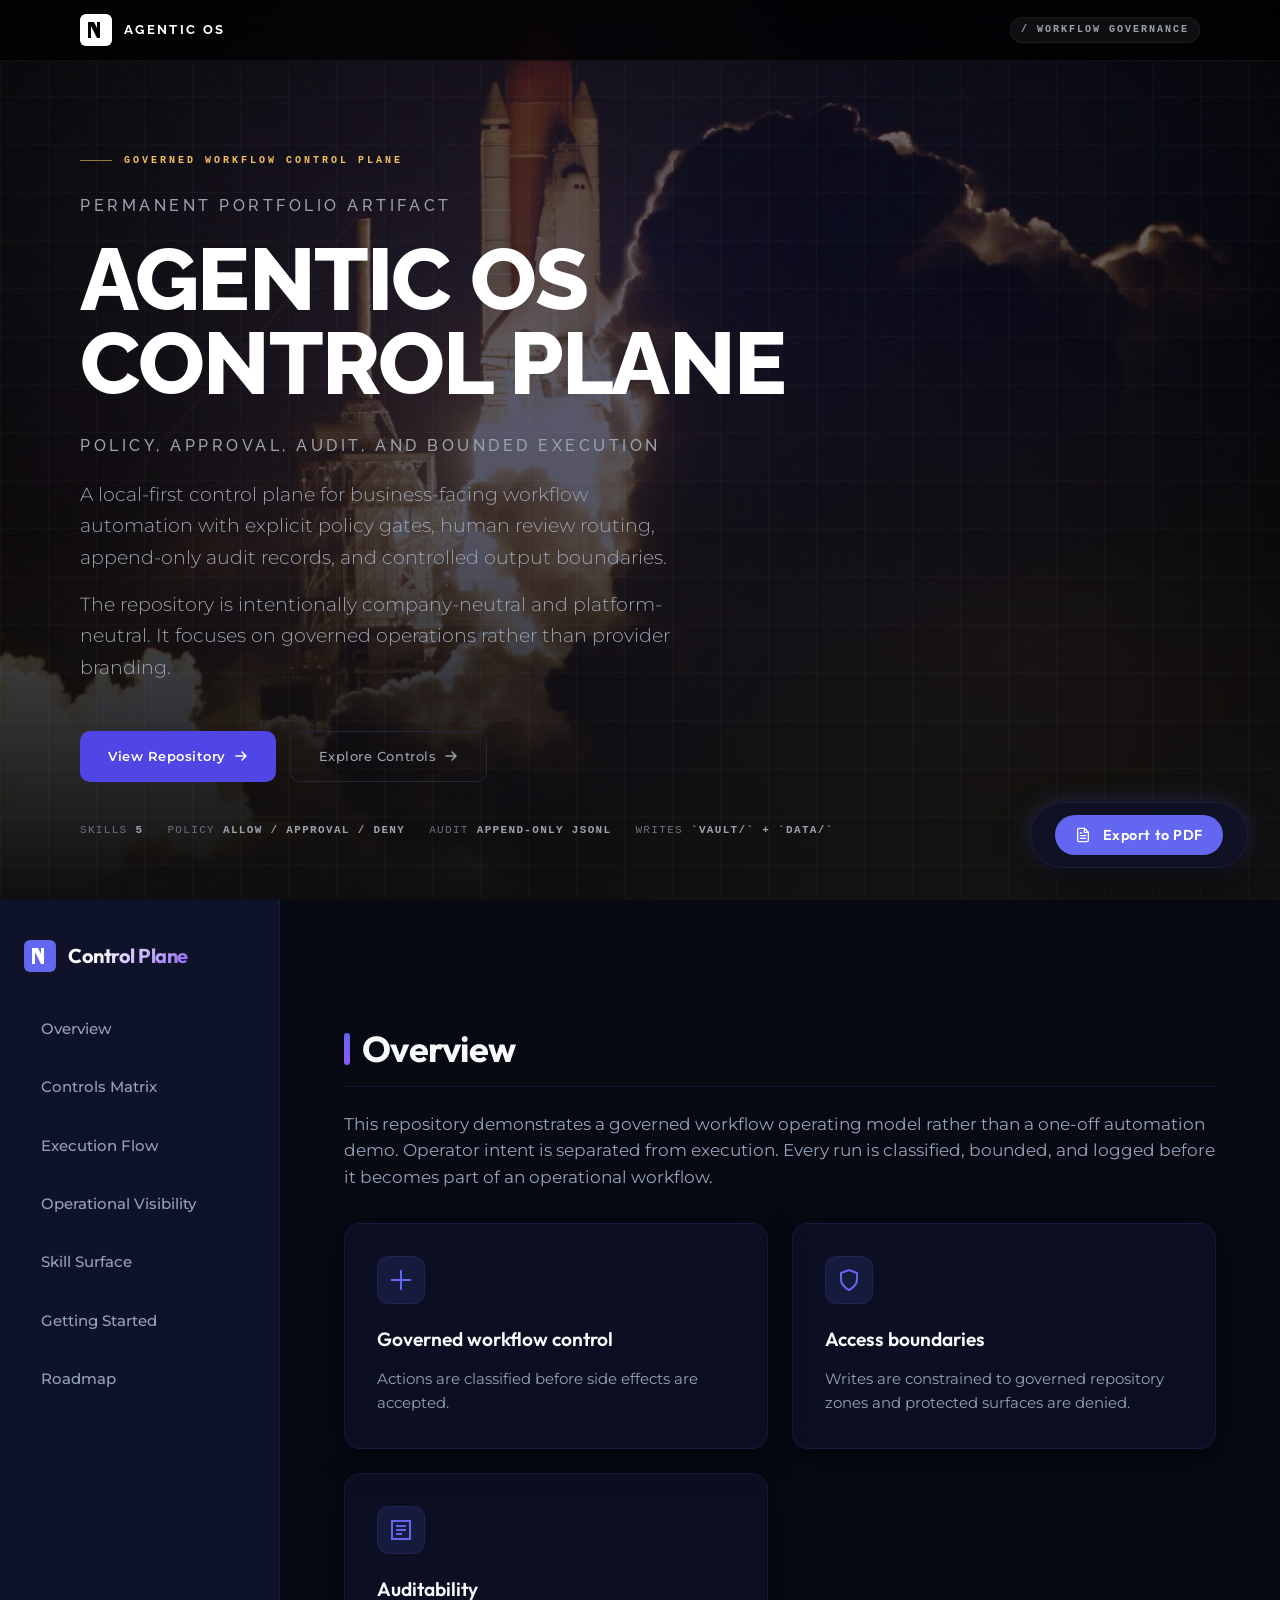
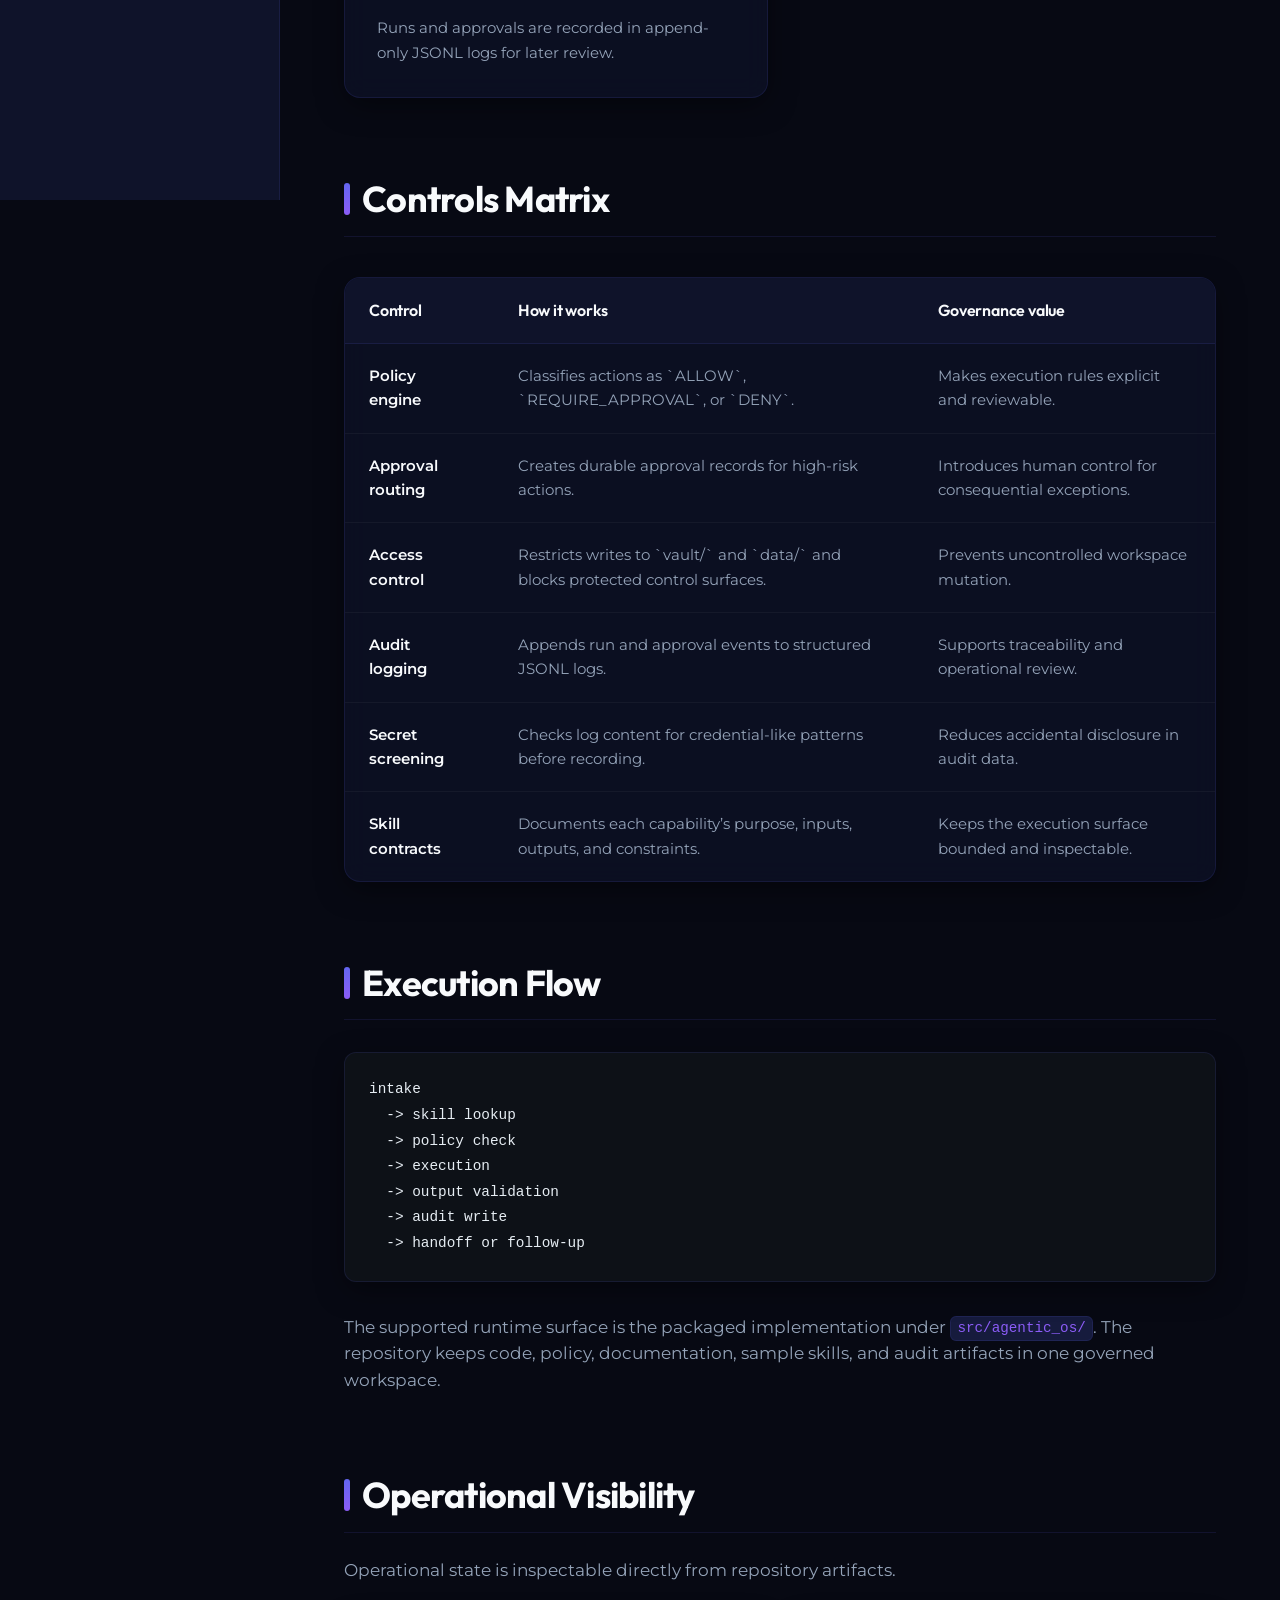
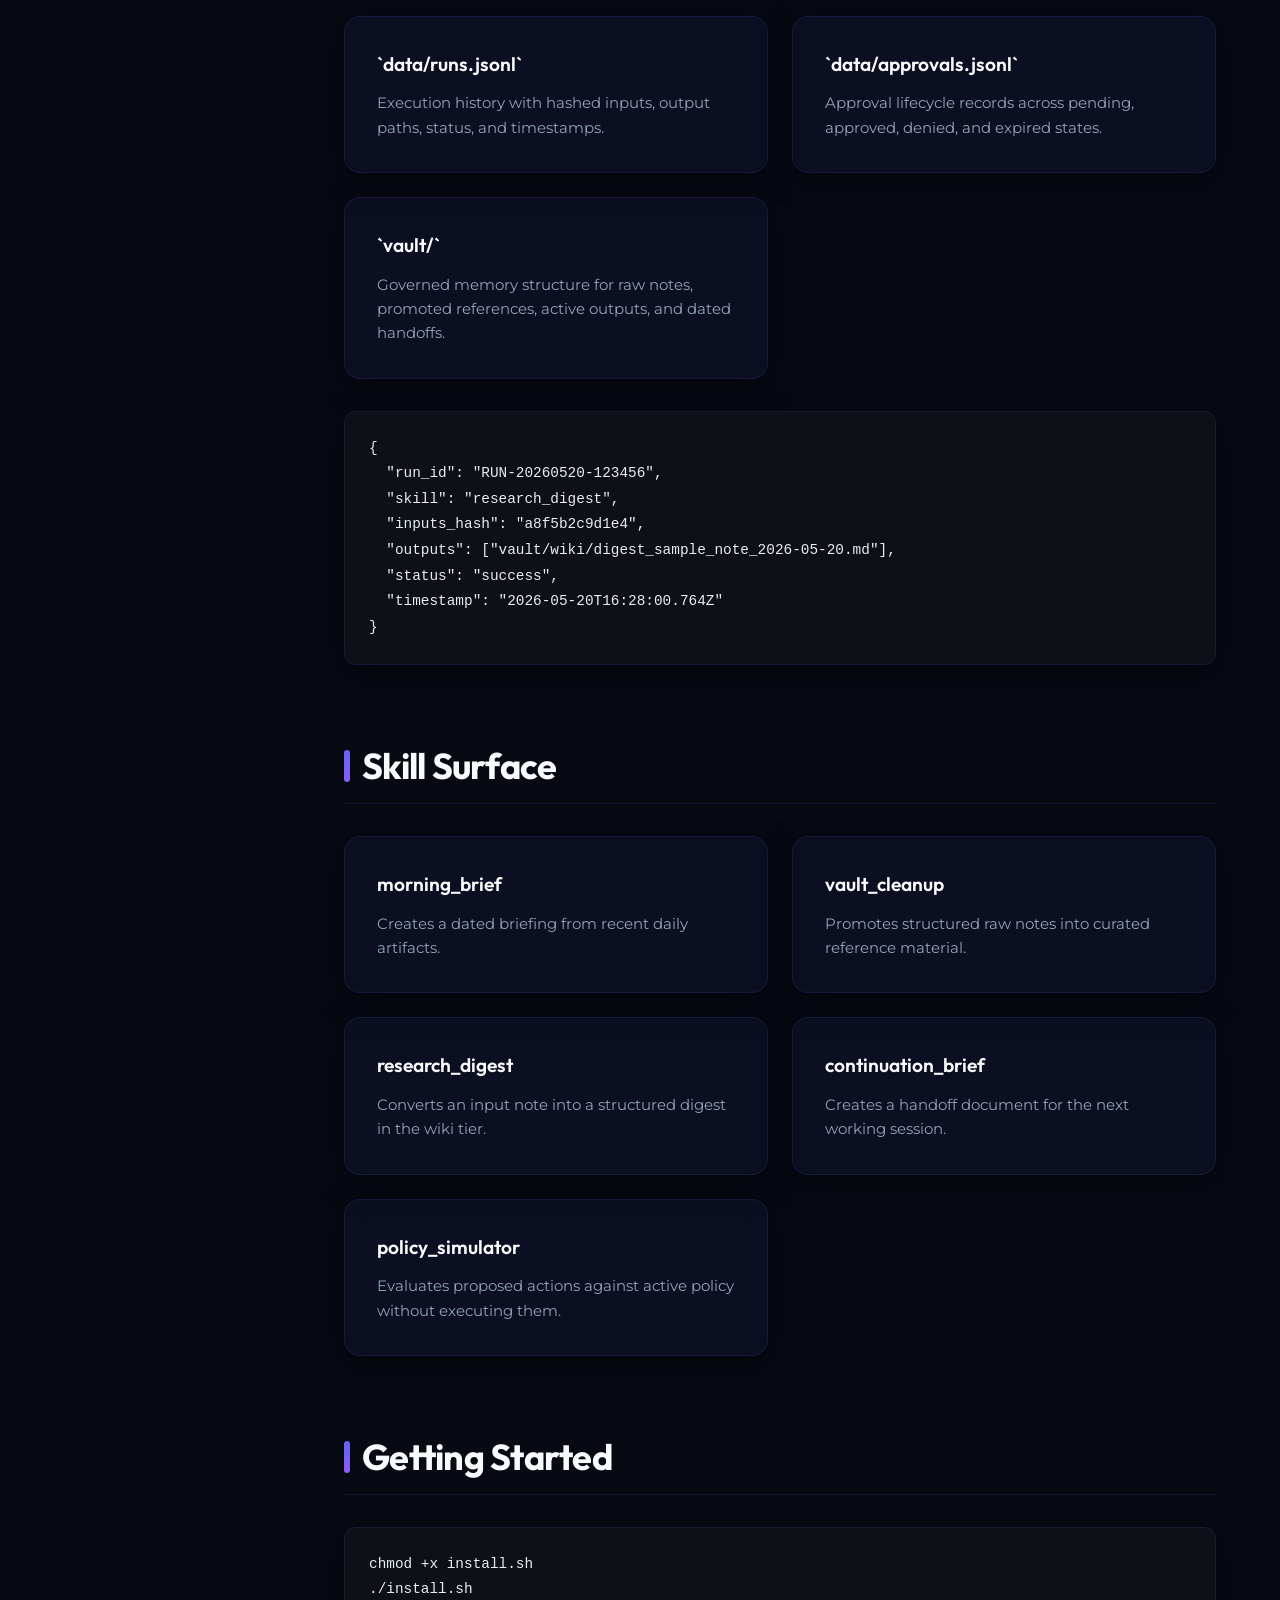
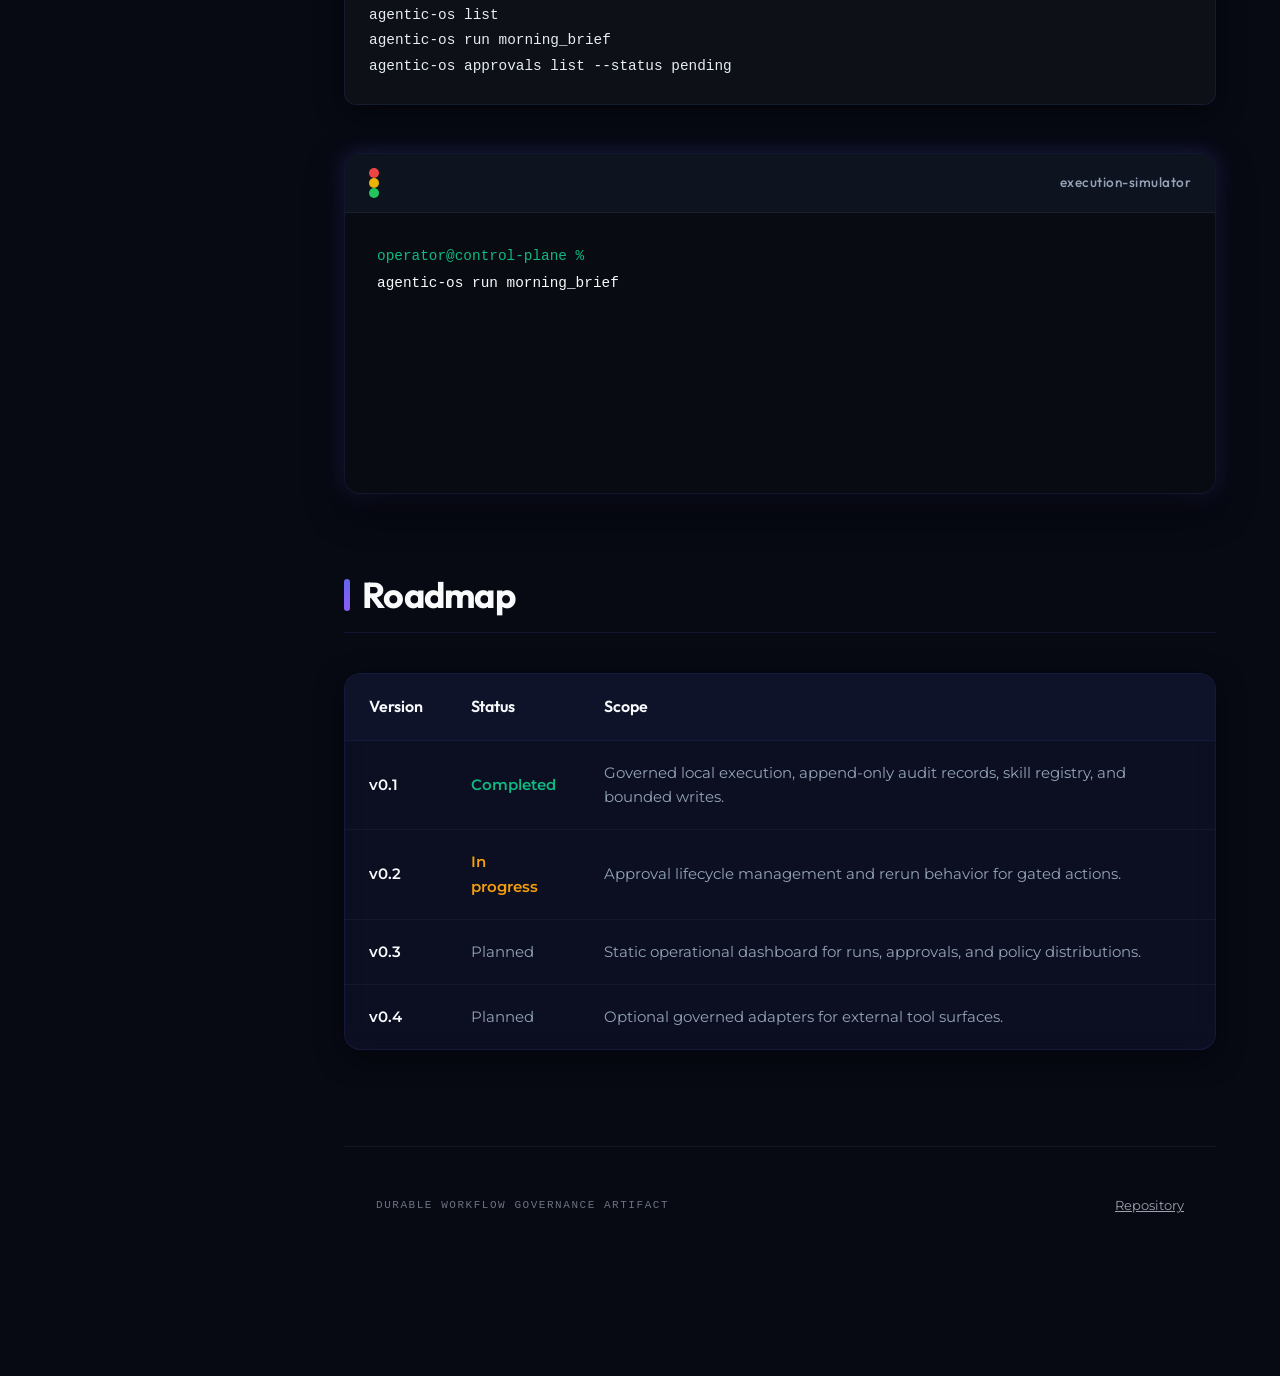
<file: landing/index.html>
<!DOCTYPE html>
<html lang="en">
<head>
  <meta charset="UTF-8">
  <meta name="viewport" content="width=device-width, initial-scale=1.0">
  <title>Agentic OS Control Plane</title>
  <meta name="description" content="Governed workflow control plane with approval routing, auditability, access boundaries, and operational visibility.">
  <link rel="preconnect" href="https://fonts.googleapis.com">
  <link rel="preconnect" href="https://fonts.gstatic.com" crossorigin>
  <link href="https://fonts.googleapis.com/css2?family=Raleway:wght@300;400;500;600;700;800&family=Montserrat:wght@300;400;500;600;700&display=swap" rel="stylesheet">
  <link rel="stylesheet" href="style.css">
</head>
<body>
  <div class="bg-glow-container">
    <div class="bg-glow-purple"></div>
    <div class="bg-glow-indigo"></div>
  </div>

  <nav class="hero-nav">
    <div class="container">
      <div class="nav-inner">
        <div class="nav-logo">
          <div class="nav-mark" aria-hidden="true">
            <svg viewBox="0 0 20 20" fill="none" xmlns="http://www.w3.org/2000/svg">
              <rect x="2" y="2" width="3" height="16" fill="#000"/>
              <polygon points="5,2 8,2 14,14 14,18 11,18 5,6" fill="#000"/>
              <rect x="11" y="2" width="3" height="16" fill="#000"/>
            </svg>
          </div>
          <span class="nav-name">Agentic OS</span>
        </div>
        <span class="nav-tag">/ workflow governance</span>
      </div>
    </div>
  </nav>

  <section class="hero" id="introduction">
    <img class="hero-img" src="img/hero-shuttle-launch.jpg" alt="" aria-hidden="true" loading="eager" decoding="async">
    <div class="hero-overlay" aria-hidden="true"></div>
    <div class="hero-bg" aria-hidden="true"></div>
    <div class="hero-grid" aria-hidden="true"></div>
    <div class="container">
      <div class="hero-content">
        <p class="hero-kicker">Governed workflow control plane</p>
        <p class="hero-subhead">Permanent portfolio artifact</p>
        <h1 class="hero-title">AGENTIC OS<br>CONTROL PLANE</h1>
        <p class="hero-subhead">Policy, approval, audit, and bounded execution</p>
        <p class="hero-tagline">
          A local-first control plane for business-facing workflow automation with explicit policy gates, human review routing, append-only audit records, and controlled output boundaries.
        </p>
        <p class="hero-tagline">
          The repository is intentionally company-neutral and platform-neutral. It focuses on governed operations rather than provider branding.
        </p>
        <div class="hero-actions">
          <a href="https://github.com/nicholashidalgo/agentic-os-control-plane" target="_blank" rel="noopener" class="btn-primary">
            View Repository
            <svg width="14" height="14" viewBox="0 0 14 14" fill="none"><path d="M2 7h10M8 3l4 4-4 4" stroke="currentColor" stroke-width="1.5" stroke-linecap="round" stroke-linejoin="round"/></svg>
          </a>
          <a href="#controls" class="btn-secondary">
            Explore Controls
            <svg width="14" height="14" viewBox="0 0 14 14" fill="none"><path d="M2 7h10M8 3l4 4-4 4" stroke="currentColor" stroke-width="1.5" stroke-linecap="round" stroke-linejoin="round"/></svg>
          </a>
        </div>
        <div class="hero-stats">
          <span>Skills <strong>5</strong></span>
          <span>Policy <strong>ALLOW / APPROVAL / DENY</strong></span>
          <span>Audit <strong>Append-only JSONL</strong></span>
          <span>Writes <strong>`vault/` + `data/`</strong></span>
        </div>
      </div>
    </div>
  </section>

  <div class="layout-wrapper">
    <aside class="sidebar">
      <div class="sidebar-logo">
        <div class="nav-mark" aria-hidden="true" style="background:#6366f1;">
          <svg viewBox="0 0 20 20" fill="none" xmlns="http://www.w3.org/2000/svg">
            <rect x="2" y="2" width="3" height="16" fill="#fff"/>
            <polygon points="5,2 8,2 14,14 14,18 11,18 5,6" fill="#fff"/>
            <rect x="11" y="2" width="3" height="16" fill="#fff"/>
          </svg>
        </div>
        <h2>Control Plane</h2>
      </div>

      <ul class="nav-menu">
        <li class="nav-item"><a href="#overview">Overview</a></li>
        <li class="nav-item"><a href="#controls">Controls Matrix</a></li>
        <li class="nav-item"><a href="#execution">Execution Flow</a></li>
        <li class="nav-item"><a href="#visibility">Operational Visibility</a></li>
        <li class="nav-item"><a href="#skills">Skill Surface</a></li>
        <li class="nav-item"><a href="#getting-started">Getting Started</a></li>
        <li class="nav-item"><a href="#roadmap">Roadmap</a></li>
      </ul>
    </aside>

    <main class="main-content">
      <section id="overview">
        <h2 class="section-heading">Overview</h2>
        <p>
          This repository demonstrates a governed workflow operating model rather than a one-off automation demo. Operator intent is separated from execution. Every run is classified, bounded, and logged before it becomes part of an operational workflow.
        </p>
        <div class="card-grid">
          <div class="info-card">
            <div class="info-card-icon">
              <svg viewBox="0 0 24 24" width="24" height="24" stroke="currentColor" stroke-width="2" fill="none"><path d="M12 2v20M2 12h20"></path></svg>
            </div>
            <h4>Governed workflow control</h4>
            <p>Actions are classified before side effects are accepted.</p>
          </div>
          <div class="info-card">
            <div class="info-card-icon">
              <svg viewBox="0 0 24 24" width="24" height="24" stroke="currentColor" stroke-width="2" fill="none"><path d="M12 22s8-4 8-10V5l-8-3-8 3v7c0 6 8 10 8 10z"></path></svg>
            </div>
            <h4>Access boundaries</h4>
            <p>Writes are constrained to governed repository zones and protected surfaces are denied.</p>
          </div>
          <div class="info-card">
            <div class="info-card-icon">
              <svg viewBox="0 0 24 24" width="24" height="24" stroke="currentColor" stroke-width="2" fill="none"><path d="M3 3h18v18H3z"></path><path d="M7 8h10M7 12h10M7 16h6"></path></svg>
            </div>
            <h4>Auditability</h4>
            <p>Runs and approvals are recorded in append-only JSONL logs for later review.</p>
          </div>
        </div>
      </section>

      <section id="controls">
        <h2 class="section-heading">Controls Matrix</h2>
        <div class="table-container">
          <table class="doc-table">
            <thead>
              <tr>
                <th>Control</th>
                <th>How it works</th>
                <th>Governance value</th>
              </tr>
            </thead>
            <tbody>
              <tr>
                <td><strong>Policy engine</strong></td>
                <td>Classifies actions as `ALLOW`, `REQUIRE_APPROVAL`, or `DENY`.</td>
                <td>Makes execution rules explicit and reviewable.</td>
              </tr>
              <tr>
                <td><strong>Approval routing</strong></td>
                <td>Creates durable approval records for high-risk actions.</td>
                <td>Introduces human control for consequential exceptions.</td>
              </tr>
              <tr>
                <td><strong>Access control</strong></td>
                <td>Restricts writes to `vault/` and `data/` and blocks protected control surfaces.</td>
                <td>Prevents uncontrolled workspace mutation.</td>
              </tr>
              <tr>
                <td><strong>Audit logging</strong></td>
                <td>Appends run and approval events to structured JSONL logs.</td>
                <td>Supports traceability and operational review.</td>
              </tr>
              <tr>
                <td><strong>Secret screening</strong></td>
                <td>Checks log content for credential-like patterns before recording.</td>
                <td>Reduces accidental disclosure in audit data.</td>
              </tr>
              <tr>
                <td><strong>Skill contracts</strong></td>
                <td>Documents each capability’s purpose, inputs, outputs, and constraints.</td>
                <td>Keeps the execution surface bounded and inspectable.</td>
              </tr>
            </tbody>
          </table>
        </div>
      </section>

      <section id="execution">
        <h2 class="section-heading">Execution Flow</h2>
        <pre class="code-block"><code class="language-text">intake
  -> skill lookup
  -> policy check
  -> execution
  -> output validation
  -> audit write
  -> handoff or follow-up</code></pre>
        <p>
          The supported runtime surface is the packaged implementation under <code class="inline-code">src/agentic_os/</code>. The repository keeps code, policy, documentation, sample skills, and audit artifacts in one governed workspace.
        </p>
      </section>

      <section id="visibility">
        <h2 class="section-heading">Operational Visibility</h2>
        <p>Operational state is inspectable directly from repository artifacts.</p>
        <div class="card-grid">
          <div class="info-card">
            <h4>`data/runs.jsonl`</h4>
            <p>Execution history with hashed inputs, output paths, status, and timestamps.</p>
          </div>
          <div class="info-card">
            <h4>`data/approvals.jsonl`</h4>
            <p>Approval lifecycle records across pending, approved, denied, and expired states.</p>
          </div>
          <div class="info-card">
            <h4>`vault/`</h4>
            <p>Governed memory structure for raw notes, promoted references, active outputs, and dated handoffs.</p>
          </div>
        </div>

        <pre class="code-block"><code class="language-json">{
  "run_id": "RUN-20260520-123456",
  "skill": "research_digest",
  "inputs_hash": "a8f5b2c9d1e4",
  "outputs": ["vault/wiki/digest_sample_note_2026-05-20.md"],
  "status": "success",
  "timestamp": "2026-05-20T16:28:00.764Z"
}</code></pre>
      </section>

      <section id="skills">
        <h2 class="section-heading">Skill Surface</h2>
        <div class="card-grid">
          <div class="info-card"><h4>morning_brief</h4><p>Creates a dated briefing from recent daily artifacts.</p></div>
          <div class="info-card"><h4>vault_cleanup</h4><p>Promotes structured raw notes into curated reference material.</p></div>
          <div class="info-card"><h4>research_digest</h4><p>Converts an input note into a structured digest in the wiki tier.</p></div>
          <div class="info-card"><h4>continuation_brief</h4><p>Creates a handoff document for the next working session.</p></div>
          <div class="info-card"><h4>policy_simulator</h4><p>Evaluates proposed actions against active policy without executing them.</p></div>
        </div>
      </section>

      <section id="getting-started">
        <h2 class="section-heading">Getting Started</h2>
        <pre class="code-block"><code class="language-bash">chmod +x install.sh
./install.sh
agentic-os list
agentic-os run morning_brief
agentic-os approvals list --status pending</code></pre>

        <div class="terminal-container">
          <div class="terminal-header">
            <div class="terminal-window-dots">
              <div class="window-dot dot-red"></div>
              <div class="window-dot dot-yellow"></div>
              <div class="window-dot dot-green"></div>
            </div>
            <div class="terminal-title">execution-simulator</div>
          </div>
          <div class="terminal-body" id="terminal-mount">
            <div class="terminal-row"><span class="terminal-prompt">operator@control-plane %</span><span class="terminal-cursor"></span></div>
          </div>
        </div>
      </section>

      <section id="roadmap">
        <h2 class="section-heading">Roadmap</h2>
        <div class="table-container">
          <table class="doc-table">
            <thead>
              <tr>
                <th>Version</th>
                <th>Status</th>
                <th>Scope</th>
              </tr>
            </thead>
            <tbody>
              <tr>
                <td><strong>v0.1</strong></td>
                <td><span style="color:var(--accent-emerald); font-weight:600;">Completed</span></td>
                <td>Governed local execution, append-only audit records, skill registry, and bounded writes.</td>
              </tr>
              <tr>
                <td><strong>v0.2</strong></td>
                <td><span style="color:var(--accent-amber); font-weight:600;">In progress</span></td>
                <td>Approval lifecycle management and rerun behavior for gated actions.</td>
              </tr>
              <tr>
                <td><strong>v0.3</strong></td>
                <td>Planned</td>
                <td>Static operational dashboard for runs, approvals, and policy distributions.</td>
              </tr>
              <tr>
                <td><strong>v0.4</strong></td>
                <td>Planned</td>
                <td>Optional governed adapters for external tool surfaces.</td>
              </tr>
            </tbody>
          </table>
        </div>
      </section>

      <footer style="border-top: 1px solid var(--border-soft); padding: 48px 0 64px; margin-top: 96px;">
        <div class="container" style="display: flex; justify-content: space-between; align-items: center; flex-wrap: wrap; gap: 24px;">
          <div style="font-family: var(--font-mono); font-size: 11px; letter-spacing: 0.14em; text-transform: uppercase; color: var(--ink-dim);">
            Durable workflow governance artifact
          </div>
          <div style="display: flex; gap: 20px; font-family: var(--font-body); font-size: 13px; color: var(--ink-muted);">
            <a href="https://github.com/nicholashidalgo/agentic-os-control-plane" target="_blank" rel="noopener" style="color: inherit;">Repository</a>
          </div>
        </div>
      </footer>
    </main>
  </div>

  <div class="controls-floating-panel">
    <button class="controls-btn btn-primary" id="btn-export-pdf" title="Export this document as PDF">
      <svg viewBox="0 0 24 24" width="16" height="16" stroke="currentColor" stroke-width="2" fill="none" stroke-linecap="round" stroke-linejoin="round"><path d="M14 2H6a2 2 0 0 0-2 2v16a2 2 0 0 0 2 2h12a2 2 0 0 0 2-2V8z"></path><polyline points="14 2 14 8 20 8"></polyline><line x1="16" y1="13" x2="8" y2="13"></line><line x1="16" y1="17" x2="8" y2="17"></line><polyline points="10 9 9 9 8 9"></polyline></svg> Export to PDF
    </button>
  </div>

  <script src="app.js"></script>
</body>
</html>
</file>
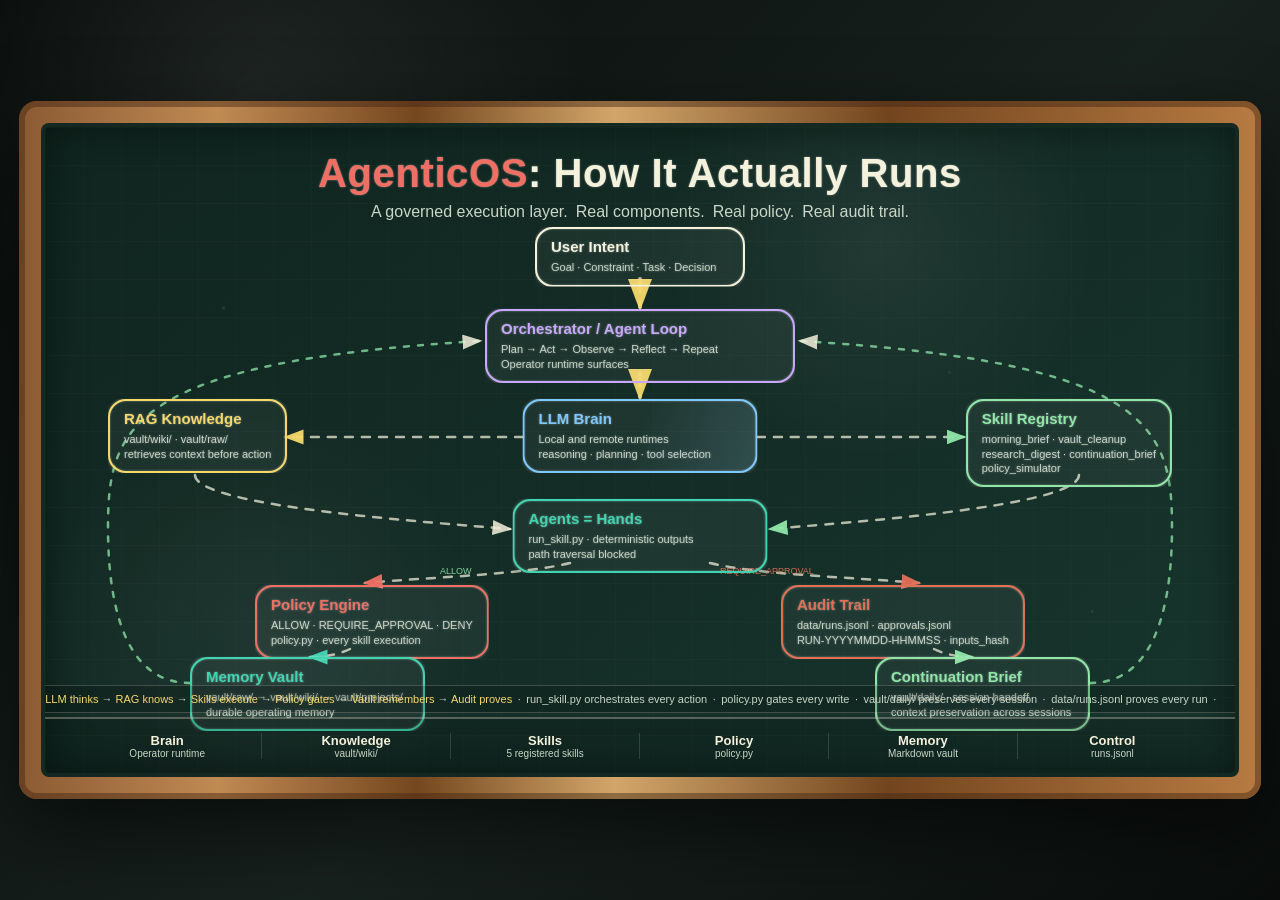
<file: docs/agentic_os_architecture.html>
<!DOCTYPE html>
<html lang="en">
<head>
<meta charset="UTF-8" />
<meta name="viewport" content="width=device-width, initial-scale=1.0" />
<title>AgenticOS - Architecture Final</title>
<style>
  /* ── Design tokens from File A ── */
  :root {
    --board:   #10251f;
    --board-2: #17352d;
    --chalk:   #f4f1dc;
    --muted:   #c9d6c8;
    --yellow:  #f6d86a;
    --red:     #f06f64;
    --blue:    #7fc8ff;
    --green:   #8ee6a7;
    --purple:  #c9a7ff;
    --orange:  #ffbf7a;
    --teal:    #3dd6b0;
    --salmon:  #e17055;
    --line:    rgba(244,241,220,.72);
  }

  * { box-sizing: border-box; margin: 0; padding: 0; }

  body {
    min-height: 100vh;
    display: grid;
    place-items: center;
    background:
      radial-gradient(circle at 20% 10%, rgba(255,255,255,.08), transparent 25%),
      linear-gradient(135deg, #080c0b, #17211d 55%, #0a0d0c);
    font-family: "Trebuchet MS", "Segoe UI", sans-serif;
    color: var(--chalk);
  }

  /* -- Outer wood-grain frame, File A exact -- */
  .frame {
    width: min(1280px, 97vw);
    aspect-ratio: 16 / 9;
    padding: 22px;
    background:
      linear-gradient(90deg, #8a5a33, #c08a53 16%, #75471f 32%, #d2a66a 48%, #73451f 70%, #b77b42);
    border-radius: 18px;
    box-shadow:
      0 30px 80px rgba(0,0,0,.55),
      inset 0 0 0 6px rgba(65,36,16,.45);
  }

  /* -- Chalkboard surface, File A exact -- */
  .board {
    position: relative;
    height: 100%;
    border-radius: 8px;
    overflow: hidden;
    background:
      radial-gradient(circle at 70% 18%, rgba(255,255,255,.06), transparent 22%),
      radial-gradient(circle at 18% 78%, rgba(255,255,255,.05), transparent 20%),
      linear-gradient(145deg, var(--board), var(--board-2));
    border: 4px solid rgba(20,40,34,.9);
    box-shadow: inset 0 0 40px rgba(0,0,0,.45);
  }

  /* Grid texture, File A exact */
  .board::before {
    content: "";
    position: absolute;
    inset: 0;
    background-image:
      linear-gradient(rgba(255,255,255,.035) 1px, transparent 1px),
      linear-gradient(90deg, rgba(255,255,255,.025) 1px, transparent 1px);
    background-size: 38px 38px;
    opacity: .45;
    mix-blend-mode: screen;
    pointer-events: none;
  }

  /* Chalk dust, File A exact */
  .dust {
    position: absolute;
    inset: 0;
    pointer-events: none;
    background:
      radial-gradient(circle at 15% 28%, rgba(255,255,255,.14) 0 1px, transparent 2px),
      radial-gradient(circle at 48% 64%, rgba(255,255,255,.12) 0 1px, transparent 2px),
      radial-gradient(circle at 76% 38%, rgba(255,255,255,.10) 0 1px, transparent 2px),
      radial-gradient(circle at 88% 75%, rgba(255,255,255,.14) 0 1px, transparent 2px);
    opacity: .55;
    animation: dust 8s ease-in-out infinite alternate;
  }
  @keyframes dust {
    from { transform: translateY(0);    opacity: .4; }
    to   { transform: translateY(-6px); opacity: .68; }
  }

  /* -- Title, File A typography -- */
  .title {
    position: absolute;
    top: 24px;
    left: 32px;
    right: 32px;
    text-align: center;
    font-size: clamp(22px, 3.2vw, 40px);
    font-weight: 900;
    letter-spacing: .6px;
    text-shadow: 0 0 2px rgba(255,255,255,.45);
  }
  .title .accent { color: var(--red); }

  .subtitle {
    position: absolute;
    top: 76px;
    left: 32px;
    right: 32px;
    text-align: center;
    font-size: clamp(11px, 1.3vw, 16px);
    color: var(--muted);
  }

  /* ── Node system container ──
     Board inner at 16:9 with 22px frame padding:
     Approx board height = 676px.
     Legend: ~58px at bottom:0. Marquee: 26px at bottom:58px.
     Available: 676 - 85(top) - 84(strips) = 507px.                 */
  .system {
    position: absolute;
    left: 50%;
    top: 100px;
    width: 1100px;
    height: 490px;
    transform: translateX(-50%);
  }

  /* -- Nodes, File A exact style -- */
  .node {
    position: absolute;
    min-width: 154px;
    padding: 10px 14px;
    border: 2.5px solid currentColor;
    border-radius: 18px;
    background: rgba(255,255,255,.035);
    box-shadow:
      0 0 0 2px rgba(255,255,255,.035),
      0 8px 20px rgba(0,0,0,.2);
    filter: drop-shadow(0 0 1px rgba(255,255,255,.35));
    animation: writeIn 1.2s both;
  }

  .node .label {
    display: block;
    font-size: 15px;
    font-weight: 900;
    line-height: 1.1;
    white-space: nowrap;         /* prevents mid-word break on any label */
  }

  .node .desc {
    display: block;
    margin-top: 5px;
    font-size: 11px;
    color: var(--muted);
    line-height: 1.3;
    overflow: hidden;
  }

  @keyframes writeIn {
    from { opacity: 0; clip-path: inset(0 100% 0 0); }
    to   { opacity: 1; clip-path: inset(0 0 0 0); }
  }

  /* -- 10 node positions, organic layout, 1.8s sequential delays --

     System: 1100×490. Approx node heights at 10px padding + text:
       1-line desc: ~52px.  2-line desc: ~64px.  3-line desc: ~76px.

     Row Y anchors (top of node):
       R1  User Intent:         top=0    (h≈52, bottom≈52)
       R2  Orchestrator:        top=82   (h≈64, bottom≈146)
       R3  RAG/LLM/SkillReg:   top=172  (h≈76, bottom≈248)
       R4  Agents:              top=272  (h≈64, bottom≈336)
       R5  Policy / Audit:      top=358  (h≈64, bottom≈422)
       R6  Vault / Continuation:top=430  (h≈64, bottom≈494)  ← within 490
  */

  /* R1 - User Intent, centred */
  .n-user {
    left: 50%; transform: translateX(-50%);
    top: 0;
    min-width: 210px;
    color: var(--chalk);
    animation-delay: .2s;
  }

  /* R2 - Orchestrator, centred, wide */
  .n-orch {
    left: 50%; transform: translateX(-50%);
    top: 82px;
    min-width: 310px;
    color: var(--purple);
    animation-delay: 2.0s;
  }

  /* R3 left - RAG Knowledge */
  .n-rag {
    left: 18px;
    top: 172px;
    min-width: 175px;
    color: var(--yellow);
    animation-delay: 3.8s;
  }

  /* R3 centre - LLM Brain */
  .n-llm {
    left: 50%; transform: translateX(-50%);
    top: 172px;
    min-width: 235px;
    color: var(--blue);
    animation-delay: 5.6s;
  }

  /* R3 right - Skill Registry */
  .n-skillreg {
    right: 18px;
    top: 172px;
    min-width: 205px;
    color: var(--green);
    animation-delay: 7.4s;
  }

  /* R4 - Agents = Hands, centred */
  .n-agents {
    left: 50%; transform: translateX(-50%);
    top: 272px;
    min-width: 255px;
    color: var(--teal);
    animation-delay: 9.2s;
  }

  /* R5 left - Policy Engine */
  .n-policy {
    left: 165px;
    top: 358px;
    min-width: 215px;
    color: var(--red);
    animation-delay: 11.0s;
    /* pulse starts after writeIn settles */
    animation: writeIn 1.2s 11.0s both, policyPulse 2s 12.8s ease-in-out infinite;
  }
  @keyframes policyPulse {
    0%,100% { box-shadow: 0 0 4px var(--red),  0 0 0 2px rgba(255,255,255,.035); }
    50%      { box-shadow: 0 0 18px var(--red), 0 0 32px rgba(240,111,100,.45), 0 0 0 2px rgba(255,255,255,.05); }
  }

  /* R5 right - Audit Trail */
  .n-audit {
    right: 165px;
    top: 358px;
    min-width: 235px;
    color: var(--salmon);
    animation-delay: 12.8s;
  }

  /* R6 left - Memory Vault */
  .n-vault {
    left: 100px;
    top: 430px;
    min-width: 235px;
    color: var(--teal);
    animation-delay: 14.6s;
  }

  /* R6 right - Continuation Brief */
  .n-continuation {
    right: 100px;
    top: 430px;
    min-width: 215px;
    color: var(--green);
    animation-delay: 16.4s;
  }

  /* -- LLM shimmer, thinking effect -- */
  .n-llm::after {
    content: "";
    position: absolute;
    inset: 0;
    border-radius: 16px;
    background: linear-gradient(110deg,
      transparent 25%, rgba(127,200,255,.10) 50%, transparent 75%);
    background-size: 200% 100%;
    animation: shimmer 3.5s ease-in-out infinite;
    pointer-events: none;
  }
  @keyframes shimmer {
    0%   { background-position: 200% 0; }
    100% { background-position: -200% 0; }
  }

  /* ── SVG arrow layer ── */
  svg.arrows {
    position: absolute;
    inset: 0;
    overflow: visible;
    pointer-events: none;
  }

  /* File A flow style */
  .flow {
    fill: none;
    stroke: var(--line);
    stroke-width: 3;
    stroke-linecap: round;
    stroke-linejoin: round;
    stroke-dasharray: 10 10;
    animation: dash 1.4s linear infinite, fadeIn 1s both;
  }
  .flow.primary {
    stroke-width: 4;
    stroke-dasharray: 13 10;
  }
  .flow.branch {
    stroke-width: 2.5;
    stroke-dasharray: 8 9;
  }
  .flow.feedback {
    stroke: rgba(142,230,167,.75);
    stroke-width: 2.5;
    stroke-dasharray: 5 9;
  }
  @keyframes dash {
    to { stroke-dashoffset: -40; }
  }
  @keyframes fadeIn {
    from { opacity: 0; }
    to   { opacity: 1; }
  }

  /* Arrow animation delays, appear just after source node is visible.
     Node appears at delay + 1.2s (writeIn duration).
     fa = "flow after", fires 0.3s after source node finishes.
       fa1  after user     (0.2+1.2+0.3 = 1.7s)
       fa2  after orch     (2.0+1.2+0.3 = 3.5s)
       fa3  after llm→rag  (5.6+1.2+0.3 = 7.1s)
       fa4  after llm→reg  (5.6+1.2+0.3 = 7.1s)
       fa5  after rag→agents (3.8+1.2+0.3 = 5.3s ... but rag visible 3.8s, agents waits until both)
           Use max(rag, skillreg) + 1.5 = max(3.8,7.4)+1.5 = 8.9s
       fa6  after agents (9.2+1.2+0.3 = 10.7s)
       fa7  after agents→audit (same = 10.7s)
       fa8  policy→vault (11.0+1.2+0.3 = 12.5s)
       fa9  audit→continuation (12.8+1.2+0.3 = 14.3s)
       fa10 vault→orch feedback (14.6+1.2+0.3 = 16.1s)
       fa11 continuation→orch feedback (16.4+1.2+0.3 = 17.9s)
  */
  .fa1  { animation-delay: 1.7s,  1.7s;  }
  .fa2  { animation-delay: 3.5s,  3.5s;  }
  .fa3  { animation-delay: 7.1s,  7.1s;  }
  .fa4  { animation-delay: 7.1s,  7.1s;  }
  .fa5  { animation-delay: 8.9s,  8.9s;  }
  .fa6  { animation-delay: 10.7s, 10.7s; }
  .fa7  { animation-delay: 10.7s, 10.7s; }
  .fa8  { animation-delay: 12.5s, 12.5s; }
  .fa9  { animation-delay: 14.3s, 14.3s; }
  .fa10 { animation-delay: 16.1s, 16.1s; }
  .fa11 { animation-delay: 17.9s, 17.9s; }

  /* ── Travelling packet dots ── */
  .packet {
    position: absolute;
    width: 11px;
    height: 11px;
    border-radius: 50%;
    opacity: 0;
    pointer-events: none;
    animation: packetPath 28s ease-in-out infinite;
  }
  .p1 { background: var(--yellow); box-shadow: 0 0 12px var(--yellow); animation-delay: 18.5s; }
  .p2 { background: var(--blue);   box-shadow: 0 0 12px var(--blue);   animation-delay: 21.0s; }
  .p3 { background: var(--green);  box-shadow: 0 0 12px var(--green);  animation-delay: 23.5s; }

  /* Spine path: user(550,26)→orch(550,114)→llm(550,230)→agents(550,336)→policy(275,430)→vault(220,492) */
  @keyframes packetPath {
    0%   { opacity:0; transform:translate(546px, 22px);  }
    4%   { opacity:1; transform:translate(546px, 112px); }
    14%  { transform:translate(546px, 226px); }
    24%  { transform:translate(546px, 332px); }
    36%  { transform:translate(272px, 426px); }
    48%  { transform:translate(216px, 488px); }
    60%  { transform:translate(872px, 488px); }
    72%  { opacity:1; transform:translate(868px, 426px); }
    84%  { opacity:0; transform:translate(868px, 426px); }
    100% { opacity:0; transform:translate(546px, 22px);  }
  }

  /* -- Scrolling marquee, clean separation from legend -- */
  .marquee-wrap {
    position: absolute;
    left: 0;
    right: 0;
    bottom: 60px;       /* legend is 56px tall; 4px gap */
    height: 28px;
    overflow: hidden;
    background: rgba(0,0,0,.18);
    border-top:    1px solid rgba(244,241,220,.2);
    border-bottom: 1px solid rgba(244,241,220,.2);
  }
  .marquee-inner {
    display: flex;
    align-items: center;
    height: 100%;
    white-space: nowrap;
    animation: marqueeScroll 48s linear infinite;   /* half speed = 48s */
  }
  .marquee-inner span {
    font-size: 11px;
    color: var(--muted);
    padding-right: 100px;
    font-family: "Trebuchet MS", "Segoe UI", sans-serif;
  }
  .marquee-inner em { color: var(--yellow); font-style: normal; }
  @keyframes marqueeScroll {
    from { transform: translateX(0); }
    to   { transform: translateX(-50%); }
  }

  /* -- Legend strip, File A exact layout -- */
  .legend {
    position: absolute;
    left: 0;
    right: 0;
    bottom: 0;
    height: 56px;
    display: grid;
    grid-template-columns: repeat(6, 1fr);
    padding: 0 28px;
    border-top: 2px solid rgba(244,241,220,.3);
    background: rgba(0,0,0,.18);
    align-items: center;
  }
  .legend-col {
    text-align: center;
    border-right: 1px solid rgba(244,241,220,.15);
    padding: 0 6px;
  }
  .legend-col:last-child { border-right: none; }
  .legend-col b {
    display: block;
    font-size: 13px;
    color: var(--chalk);
    white-space: nowrap;
  }
  .legend-col span {
    display: block;
    font-size: 10px;
    color: var(--muted);
    white-space: nowrap;
  }
</style>
</head>
<body>
<main class="frame">
  <section class="board">
    <div class="dust"></div>

    <!-- -- Title, File A typography -- -->
    <div class="title"><span class="accent">AgenticOS</span>: How It Actually Runs</div>
    <div class="subtitle">A governed execution layer.&ensp;Real components.&ensp;Real policy.&ensp;Real audit trail.</div>

    <!-- ══════════════════════════════════════════════════════
         SYSTEM - 1100×490, centred, top:100px within board

         Node centre coordinates for SVG paths (cx, cy):
           user:         cx=550, top=0,   h≈52  → cy=26,  bot=52
           orch:         cx=550, top=82,  h≈64  → cy=114, bot=146
           rag:          left=18,w=175,cx=105,  top=172, h≈76 → cy=210, bot=248
           llm:          cx=550, top=172, h≈76  → cy=210, bot=248
           skillreg:     right=18,w=205,cx=989, top=172, h≈76 → cy=210, bot=248
           agents:       cx=550, top=272, h≈64  → cy=304, bot=336
           policy:       left=165,w=215,cx=272, top=358, h≈64 → cy=390, bot=422
           audit:        right=165,w=235,cx=832,top=358, h≈64 → cy=390, bot=422
           vault:        left=100,w=235,cx=217, top=430, h≈52 → cy=456
           continuation: right=100,w=215,cx=885,top=430, h≈52 → cy=456
    ══════════════════════════════════════════════════════ -->
    <div class="system">

      <!-- SVG arrows behind nodes -->
      <svg class="arrows" viewBox="0 0 1100 490" aria-hidden="true">
        <defs>
          <!-- Arrowhead markers in matching colors -->
          <marker id="arr"  markerWidth="9" markerHeight="9" refX="7" refY="3" orient="auto" markerUnits="strokeWidth">
            <path d="M0,0 L0,6 L8,3 z" fill="rgba(244,241,220,.85)"/>
          </marker>
          <marker id="arrY" markerWidth="9" markerHeight="9" refX="7" refY="3" orient="auto" markerUnits="strokeWidth">
            <path d="M0,0 L0,6 L8,3 z" fill="rgba(246,216,106,.95)"/>
          </marker>
          <marker id="arrP" markerWidth="9" markerHeight="9" refX="7" refY="3" orient="auto" markerUnits="strokeWidth">
            <path d="M0,0 L0,6 L8,3 z" fill="rgba(201,167,255,.95)"/>
          </marker>
          <marker id="arrB" markerWidth="9" markerHeight="9" refX="7" refY="3" orient="auto" markerUnits="strokeWidth">
            <path d="M0,0 L0,6 L8,3 z" fill="rgba(127,200,255,.95)"/>
          </marker>
          <marker id="arrG" markerWidth="9" markerHeight="9" refX="7" refY="3" orient="auto" markerUnits="strokeWidth">
            <path d="M0,0 L0,6 L8,3 z" fill="rgba(142,230,167,.95)"/>
          </marker>
          <marker id="arrT" markerWidth="9" markerHeight="9" refX="7" refY="3" orient="auto" markerUnits="strokeWidth">
            <path d="M0,0 L0,6 L8,3 z" fill="rgba(61,214,176,.95)"/>
          </marker>
          <marker id="arrR" markerWidth="9" markerHeight="9" refX="7" refY="3" orient="auto" markerUnits="strokeWidth">
            <path d="M0,0 L0,6 L8,3 z" fill="rgba(240,111,100,.95)"/>
          </marker>
          <marker id="arrS" markerWidth="9" markerHeight="9" refX="7" refY="3" orient="auto" markerUnits="strokeWidth">
            <path d="M0,0 L0,6 L8,3 z" fill="rgba(225,112,85,.95)"/>
          </marker>
        </defs>

        <!--
          ARROW 1: User Intent → Orchestrator  (yellow primary)
          from cy=52 to top of orch at y=82
        -->
        <path class="flow primary fa1"
              stroke="rgba(246,216,106,.88)"
              marker-end="url(#arrY)"
              d="M 550,52 C 550,63 550,70 550,80"/>

        <!--
          ARROW 2: Orchestrator → LLM Brain  (yellow primary, straight)
          from bot of orch y=146 to top of llm y=172
        -->
        <path class="flow primary fa2"
              stroke="rgba(246,216,106,.88)"
              marker-end="url(#arrY)"
              d="M 550,146 C 550,156 550,163 550,170"/>

        <!--
          ARROW 3: LLM Brain → RAG Knowledge  (blue to yellow, left curve)
          from llm left edge: x=550-117=433, cy=210
          to rag right edge:  x=18+175=193, cy=210
        -->
        <path class="flow branch fa3"
              stroke="rgba(246,216,106,.72)"
              marker-end="url(#arrY)"
              d="M 433,210 C 370,210 265,210 196,210"/>

        <!--
          ARROW 4: LLM Brain → Skill Registry  (blue to green, right curve)
          from llm right edge: x=550+117=667, cy=210
          to skillreg left edge: x=1100-18-205=877, cy=210
        -->
        <path class="flow branch fa4"
              stroke="rgba(142,230,167,.72)"
              marker-end="url(#arrG)"
              d="M 667,210 C 730,210 840,210 874,210"/>

        <!--
          ARROW 5: Skill Registry → Agents = Hands  (green, right→centre curve)
          from skillreg bottom: cx=989, y=248
          to agents right edge: x=550+127=677, cy=304
        -->
        <path class="flow branch fa5"
              stroke="rgba(142,230,167,.72)"
              marker-end="url(#arrG)"
              d="M 989,248 C 989,280 750,296 680,302"/>

        <!--
          ARROW 5b: RAG Knowledge → Agents = Hands  (yellow, left→centre curve)
          from rag bottom: cx=105, y=248
          to agents left edge: x=550-127=423, cy=304
        -->
        <path class="flow branch fa5"
              stroke="rgba(246,216,106,.6)"
              marker-end="url(#arr)"
              d="M 105,248 C 105,280 350,296 420,302"/>

        <!--
          ARROW 6: Agents → Policy Engine  (teal→red, left branch)
          from agents bot-left area: x=480, y=336
          to policy top: cx=272, y=358
        -->
        <path class="flow branch fa6"
              stroke="rgba(240,111,100,.75)"
              marker-end="url(#arrR)"
              d="M 480,336 C 430,348 340,350 275,356"/>

        <!--
          ARROW 7: Agents → Audit Trail  (teal→salmon, right branch)
          from agents bot-right area: x=620, y=336
          to audit top: cx=832, y=358
        -->
        <path class="flow branch fa7"
              stroke="rgba(225,112,85,.75)"
              marker-end="url(#arrS)"
              d="M 620,336 C 670,348 760,350 829,356"/>

        <!--
          Branch labels
        -->
        <text x="350" y="347" font-size="9" fill="rgba(142,230,167,.9)"
              font-family="'Trebuchet MS','Segoe UI',sans-serif">ALLOW</text>
        <text x="630" y="347" font-size="9" fill="rgba(225,112,85,.9)"
              font-family="'Trebuchet MS','Segoe UI',sans-serif">REQUIRE_APPROVAL</text>

        <!--
          ARROW 8: Policy Engine → Memory Vault  (red→teal)
          from policy bot: cx=272, y=422
          to vault top: cx=217, y=430
        -->
        <path class="flow branch fa8"
              stroke="rgba(61,214,176,.75)"
              marker-end="url(#arrT)"
              d="M 260,422 C 248,428 232,430 220,430"/>

        <!--
          ARROW 9: Audit Trail → Continuation Brief  (salmon→green)
          from audit bot: cx=832, y=422
          to continuation top: cx=885, y=430
        -->
        <path class="flow branch fa9"
              stroke="rgba(142,230,167,.75)"
              marker-end="url(#arrG)"
              d="M 844,422 C 856,428 870,430 882,430"/>

        <!--
          ARROW 10: Memory Vault → Orchestrator  (feedback, left side)
          from vault left: x=100, cy=456
          up left wall to orchestrator left edge
        -->
        <path class="flow feedback fa10"
              marker-end="url(#arr)"
              d="M 100,456 C 40,456 18,390 18,300 C 18,200 40,135 390,114"/>

        <!--
          ARROW 11: Continuation Brief → Orchestrator  (feedback, right side)
          from continuation right: x=1100-100=1000, cy=456
          up right wall to orchestrator right edge
        -->
        <path class="flow feedback fa11"
              marker-end="url(#arr)"
              d="M 1000,456 C 1060,456 1082,390 1082,300 C 1082,200 1060,135 710,114"/>
      </svg>

      <!-- Travelling packet dots -->
      <div class="packet p1"></div>
      <div class="packet p2"></div>
      <div class="packet p3"></div>

      <!-- ── 10 Nodes ── -->

      <!-- 1. User Intent -->
      <div class="node n-user">
        <span class="label">User Intent</span>
        <span class="desc">Goal · Constraint · Task · Decision</span>
      </div>

      <!-- 2. Orchestrator / Agent Loop -->
      <div class="node n-orch">
        <span class="label">Orchestrator / Agent Loop</span>
        <span class="desc">Plan → Act → Observe → Reflect → Repeat<br>Operator runtime surfaces</span>
      </div>

      <!-- 3. RAG Knowledge -->
      <div class="node n-rag">
        <span class="label">RAG Knowledge</span>
        <span class="desc">vault/wiki/ · vault/raw/<br>retrieves context before action</span>
      </div>

      <!-- 4. LLM Brain -->
      <div class="node n-llm">
        <span class="label">LLM Brain</span>
        <span class="desc">Local and remote runtimes<br>reasoning · planning · tool selection</span>
      </div>

      <!-- 5. Skill Registry -->
      <div class="node n-skillreg">
        <span class="label">Skill Registry</span>
        <span class="desc">morning_brief · vault_cleanup<br>research_digest · continuation_brief<br>policy_simulator</span>
      </div>

      <!-- 6. Agents = Hands -->
      <div class="node n-agents">
        <span class="label">Agents = Hands</span>
        <span class="desc">run_skill.py · deterministic outputs<br>path traversal blocked</span>
      </div>

      <!-- 7. Policy Engine -->
      <div class="node n-policy">
        <span class="label">Policy Engine</span>
        <span class="desc">ALLOW · REQUIRE_APPROVAL · DENY<br>policy.py · every skill execution</span>
      </div>

      <!-- 8. Audit Trail -->
      <div class="node n-audit">
        <span class="label">Audit Trail</span>
        <span class="desc">data/runs.jsonl · approvals.jsonl<br>RUN-YYYYMMDD-HHMMSS · inputs_hash</span>
      </div>

      <!-- 9. Memory Vault -->
      <div class="node n-vault">
        <span class="label">Memory Vault</span>
        <span class="desc">vault/raw/ → vault/wiki/ → vault/projects/<br>durable operating memory</span>
      </div>

      <!-- 10. Continuation Brief -->
      <div class="node n-continuation">
        <span class="label">Continuation Brief</span>
        <span class="desc">vault/daily/ · session handoff<br>context preservation across sessions</span>
      </div>

    </div><!-- /system -->

    <!-- -- Scrolling marquee, above legend, no overlap -- -->
    <div class="marquee-wrap" aria-hidden="true">
      <div class="marquee-inner">
        <!-- duplicated for seamless infinite scroll -->
        <span><em>LLM thinks</em> → <em>RAG knows</em> → <em>Skills execute</em> → <em>Policy gates</em> → <em>Vault remembers</em> → <em>Audit proves</em>&ensp;·&ensp;run_skill.py orchestrates every action&ensp;·&ensp;policy.py gates every write&ensp;·&ensp;vault/daily/ preserves every session&ensp;·&ensp;data/runs.jsonl proves every run&ensp;·&ensp;</span>
        <span><em>LLM thinks</em> → <em>RAG knows</em> → <em>Skills execute</em> → <em>Policy gates</em> → <em>Vault remembers</em> → <em>Audit proves</em>&ensp;·&ensp;run_skill.py orchestrates every action&ensp;·&ensp;policy.py gates every write&ensp;·&ensp;vault/daily/ preserves every session&ensp;·&ensp;data/runs.jsonl proves every run&ensp;·&ensp;</span>
      </div>
    </div>

    <!-- -- Legend strip, File A layout, File B content -- -->
    <div class="legend">
      <div class="legend-col"><b>Brain</b><span>Operator runtime</span></div>
      <div class="legend-col"><b>Knowledge</b><span>vault/wiki/</span></div>
      <div class="legend-col"><b>Skills</b><span>5 registered skills</span></div>
      <div class="legend-col"><b>Policy</b><span>policy.py</span></div>
      <div class="legend-col"><b>Memory</b><span>Markdown vault</span></div>
      <div class="legend-col"><b>Control</b><span>runs.jsonl</span></div>
    </div>

  </section>
</main>

</body>
</html>
</file>
<file: landing/style.css>
/* Agentic OS Control Plane */

/* Imports */
@import url('https://fonts.googleapis.com/css2?family=JetBrains+Mono:ital,wght@0,300;0,400;0,500;0,700;1,300;1,400&family=Outfit:wght@300;400;500;600;700;800&family=Plus+Jakarta+Sans:ital,wght@0,300;0,400;0,500;0,600;0,700;1,400&display=swap');

/* Hero design tokens (connect/ pattern) */
:root {
  --bg:           #000000;
  --bg-alt:       #0a0a0a;
  --surface:      #0f0f11;
  --surface-2:    #131318;
  --border:       #1f2937;
  --border-soft:  rgba(255,255,255,0.06);
  --ink:          #ffffff;
  --ink-muted:    #9ca3af;
  --ink-dim:      #6b7280;
  --accent:       #4f46e5;
  --accent-hov:   #6366f1;
  --accent-soft:  #a5b4fc;
  --gold:         #f4bf63;
  --gold-soft:    #ffd98a;
  --gold-dim:     rgba(244,191,99,0.15);
  --gold-border:  rgba(244,191,99,0.30);
  --blue:         #62b6ff;
  --blue-soft:    #9bd4ff;
  --blue-dim:     rgba(98,182,255,0.12);
  --font-display: 'Raleway', sans-serif;
  --font-body:    'Montserrat', sans-serif;
  --font-mono:    'SFMono-Regular', ui-monospace, Menlo, monospace;
  --max-w:        1120px;
  --pad-x:        32px;
  --radius:       10px;
  --ease:         cubic-bezier(0.25, 1, 0.5, 1);

  /* Deep-dive section tokens */
  --bg-primary: #070913;
  --bg-secondary: #0f132a;
  --bg-tertiary: #161b3d;
  --glass-bg: rgba(15, 19, 42, 0.65);
  --glass-border: rgba(99, 102, 241, 0.12);
  --glass-border-hover: rgba(139, 92, 246, 0.25);

  --text-primary: #f8fafc;
  --text-secondary: #94a3b8;
  --text-muted: #64748b;

  --accent-blue: #3b82f6;
  --accent-indigo: #6366f1;
  --accent-purple: #8b5cf6;
  --accent-teal: #14b8a6;
  --accent-emerald: #10b981;
  --accent-amber: #f59e0b;
  --accent-rose: #f43f5e;

  --shadow-sm: 0 2px 8px -1px rgba(0, 0, 0, 0.3);
  --shadow-md: 0 8px 30px -4px rgba(0, 0, 0, 0.5);
  --shadow-lg: 0 16px 40px -6px rgba(0, 0, 0, 0.7);
  --shadow-glow: 0 0 25px rgba(99, 102, 241, 0.25);

  --font-heading: 'Outfit', sans-serif;

  --sidebar-width: 280px;
}

/* Light Theme Variables */
.light-theme {
  --bg-primary: #f8fafc;
  --bg-secondary: #ffffff;
  --bg-tertiary: #f1f5f9;
  --glass-bg: rgba(255, 255, 255, 0.85);
  --glass-border: rgba(99, 102, 241, 0.15);
  --glass-border-hover: rgba(99, 102, 241, 0.3);
  
  --text-primary: #0f172a;
  --text-secondary: #475569;
  --text-muted: #64748b;
  
  --accent-blue: #2563eb;
  --accent-indigo: #4f46e5;
  --accent-purple: #7c3aed;
  --accent-teal: #0d9488;
  --accent-emerald: #059669;
  --accent-amber: #d97706;
  --accent-rose: #e11d48;
  
  --shadow-sm: 0 2px 4px rgba(0, 0, 0, 0.05);
  --shadow-md: 0 8px 20px rgba(0, 0, 0, 0.08);
  --shadow-lg: 0 16px 32px rgba(0, 0, 0, 0.12);
  --shadow-glow: 0 0 20px rgba(79, 70, 229, 0.15);
}

/* Global Reset */
*, *::before, *::after {
  box-sizing: border-box;
  margin: 0;
  padding: 0;
}

html {
  scroll-behavior: smooth;
  font-size: 16px;
}

body {
  background-color: var(--bg-primary);
  color: var(--text-primary);
  font-family: var(--font-body);
  line-height: 1.6;
  overflow-x: hidden;
  transition: background-color 0.4s ease, color 0.4s ease;
}

/* Background Particle Glows (Web Only) */
.bg-glow-container {
  position: fixed;
  top: 0;
  left: 0;
  width: 100vw;
  height: 100vh;
  pointer-events: none;
  z-index: -1;
  overflow: hidden;
}

.bg-glow-purple {
  position: absolute;
  top: -10%;
  right: -5%;
  width: 50vw;
  height: 50vw;
  background: radial-gradient(circle, rgba(139, 92, 246, 0.07) 0%, rgba(0,0,0,0) 70%);
  border-radius: 50%;
  filter: blur(80px);
}

.bg-glow-indigo {
  position: absolute;
  bottom: -15%;
  left: -5%;
  width: 60vw;
  height: 60vw;
  background: radial-gradient(circle, rgba(99, 102, 241, 0.08) 0%, rgba(0,0,0,0) 70%);
  border-radius: 50%;
  filter: blur(100px);
}

/* Layout Wrapper */
.layout-wrapper {
  display: flex;
  min-height: 100vh;
  position: relative;
}

/* Sidebar Navigation */
.sidebar {
  width: var(--sidebar-width);
  background-color: var(--bg-secondary);
  border-right: 1px solid var(--glass-border);
  padding: 2.5rem 1.5rem;
  position: fixed;
  height: 100vh;
  overflow-y: auto;
  z-index: 10;
  display: flex;
  flex-direction: column;
  gap: 2rem;
  transition: background-color 0.4s, border-color 0.4s;
}

.sidebar-logo {
  display: flex;
  align-items: center;
  gap: 0.75rem;
}

.sidebar-logo img {
  height: 42px;
  width: auto;
}

.sidebar-logo h2 {
  font-family: var(--font-heading);
  font-size: 1.25rem;
  font-weight: 700;
  letter-spacing: -0.5px;
  background: linear-gradient(135deg, var(--text-primary) 30%, var(--accent-purple) 100%);
  -webkit-background-clip: text;
  -webkit-text-fill-color: transparent;
}

.nav-menu {
  display: flex;
  flex-direction: column;
  gap: 0.5rem;
  list-style: none;
}

.nav-item a {
  display: flex;
  align-items: center;
  padding: 0.75rem 1rem;
  color: var(--text-secondary);
  text-decoration: none;
  font-size: 0.95rem;
  font-weight: 500;
  border-radius: 8px;
  transition: all 0.2s ease;
  border: 1px solid transparent;
}

.nav-item a:hover, .nav-item.active a {
  color: var(--text-primary);
  background-color: var(--bg-tertiary);
  border-color: var(--glass-border);
  box-shadow: var(--shadow-sm);
}

.nav-item.active a {
  border-left: 3px solid var(--accent-indigo);
}

/* Main Content Area */
.main-content {
  margin-left: var(--sidebar-width);
  flex-grow: 1;
  padding: 3rem 4rem 6rem 4rem;
  max-width: 1200px;
}

/* Header Sections */
.doc-header {
  margin-bottom: 4rem;
  text-align: center;
  position: relative;
}

.doc-logo-large {
  display: inline-block;
  margin-bottom: 1.5rem;
  animation: float 6s ease-in-out infinite;
}

.doc-logo-large img {
  width: 90px;
  height: auto;
}

.doc-title {
  font-family: var(--font-heading);
  font-size: 3.5rem;
  font-weight: 800;
  letter-spacing: -1.5px;
  margin-bottom: 0.75rem;
  background: linear-gradient(135deg, var(--text-primary) 20%, var(--accent-indigo) 60%, var(--accent-purple) 100%);
  -webkit-background-clip: text;
  -webkit-text-fill-color: transparent;
}

.doc-subtitle {
  color: var(--text-secondary);
  font-size: 1.25rem;
  font-weight: 500;
  margin-bottom: 2rem;
  font-family: var(--font-heading);
}

.badge-row {
  display: flex;
  flex-wrap: wrap;
  gap: 0.75rem;
  justify-content: center;
  margin-bottom: 1rem;
}

.badge-row img {
  height: 28px;
  border-radius: 4px;
  box-shadow: var(--shadow-sm);
  transition: transform 0.2s ease;
}

.badge-row img:hover {
  transform: translateY(-2px);
}

/* Typography & Layout elements */
h2.section-heading {
  font-family: var(--font-heading);
  font-size: 2.25rem;
  font-weight: 700;
  letter-spacing: -0.75px;
  margin: 4.5rem 0 1.5rem 0;
  padding-bottom: 0.5rem;
  border-bottom: 1px solid var(--glass-border);
  display: flex;
  align-items: center;
  gap: 0.75rem;
}

h2.section-heading::before {
  content: '';
  display: inline-block;
  width: 6px;
  height: 32px;
  background: linear-gradient(to bottom, var(--accent-indigo), var(--accent-purple));
  border-radius: 4px;
}

h3.sub-heading {
  font-family: var(--font-heading);
  font-size: 1.4rem;
  font-weight: 600;
  margin: 2.5rem 0 1rem 0;
  color: var(--text-primary);
}

p {
  margin-bottom: 1.5rem;
  color: var(--text-secondary);
  font-size: 1.05rem;
  font-weight: 400;
}

strong {
  color: var(--text-primary);
  font-weight: 600;
}

a.doc-link {
  color: var(--accent-indigo);
  text-decoration: none;
  font-weight: 500;
  transition: all 0.2s ease;
  border-bottom: 1px dashed var(--accent-indigo);
}

a.doc-link:hover {
  color: var(--accent-purple);
  border-bottom-color: var(--accent-purple);
}

blockquote {
  border-left: 4px solid var(--accent-indigo);
  background-color: var(--bg-secondary);
  padding: 1.25rem 1.75rem;
  margin: 2rem 0;
  border-radius: 0 12px 12px 0;
  font-style: italic;
  box-shadow: var(--shadow-sm);
}

blockquote p {
  margin-bottom: 0;
  color: var(--text-primary);
  font-size: 1.1rem;
}

hr {
  border: 0;
  height: 1px;
  background: linear-gradient(to right, transparent, var(--glass-border), transparent);
  margin: 4rem 0;
}

/* Glassmorphism Cards */
.card-grid {
  display: grid;
  grid-template-columns: repeat(auto-fit, minmax(300px, 1fr));
  gap: 1.5rem;
  margin: 2rem 0;
}

.info-card {
  background-color: var(--glass-bg);
  border: 1px solid var(--glass-border);
  padding: 2rem;
  border-radius: 16px;
  box-shadow: var(--shadow-md);
  backdrop-filter: blur(12px);
  transition: all 0.3s cubic-bezier(0.4, 0, 0.2, 1);
  position: relative;
  overflow: hidden;
}

.info-card::before {
  content: '';
  position: absolute;
  top: 0;
  left: 0;
  width: 100%;
  height: 4px;
  background: linear-gradient(to right, var(--accent-indigo), var(--accent-purple));
  opacity: 0;
  transition: opacity 0.3s ease;
}

.info-card:hover {
  transform: translateY(-5px);
  border-color: var(--glass-border-hover);
  box-shadow: var(--shadow-lg), var(--shadow-glow);
}

.info-card:hover::before {
  opacity: 1;
}

.info-card-icon {
  width: 48px;
  height: 48px;
  background-color: var(--bg-tertiary);
  border-radius: 12px;
  display: flex;
  align-items: center;
  justify-content: center;
  margin-bottom: 1.25rem;
  font-size: 1.5rem;
  color: var(--accent-indigo);
  border: 1px solid var(--glass-border);
}

.info-card h4 {
  font-family: var(--font-heading);
  font-size: 1.2rem;
  font-weight: 600;
  margin-bottom: 0.75rem;
  color: var(--text-primary);
}

.info-card p {
  font-size: 0.95rem;
  margin-bottom: 0;
  color: var(--text-secondary);
}

/* Premium Custom Tables */
.table-container {
  width: 100%;
  overflow-x: auto;
  border-radius: 16px;
  border: 1px solid var(--glass-border);
  box-shadow: var(--shadow-md);
  margin: 2.5rem 0;
  background-color: var(--glass-bg);
  backdrop-filter: blur(12px);
}

table.doc-table {
  width: 100%;
  border-collapse: collapse;
  text-align: left;
}

table.doc-table th {
  background-color: var(--bg-secondary);
  padding: 1.25rem 1.5rem;
  font-family: var(--font-heading);
  font-weight: 600;
  font-size: 1rem;
  color: var(--text-primary);
  border-bottom: 1px solid var(--glass-border);
  letter-spacing: -0.2px;
}

table.doc-table td {
  padding: 1.25rem 1.5rem;
  border-bottom: 1px solid rgba(255, 255, 255, 0.04);
  color: var(--text-secondary);
  font-size: 0.95rem;
}

table.doc-table tr:last-child td {
  border-bottom: 0;
}

table.doc-table tr:hover td {
  background-color: rgba(99, 102, 241, 0.03);
  color: var(--text-primary);
}

/* Code Highlights and Blocks */
pre.code-block {
  background-color: #0d1117;
  border: 1px solid var(--glass-border);
  padding: 1.5rem;
  border-radius: 12px;
  overflow-x: auto;
  margin: 2rem 0;
  box-shadow: var(--shadow-md);
  position: relative;
}

pre.code-block code {
  font-family: var(--font-mono);
  font-size: 0.9rem;
  color: #e6edf3;
  line-height: 1.5;
}

code.inline-code {
  font-family: var(--font-mono);
  background-color: var(--bg-tertiary);
  padding: 0.2rem 0.4rem;
  border-radius: 6px;
  font-size: 0.85em;
  color: var(--accent-purple);
  border: 1px solid var(--glass-border);
}

/* Custom Vector Diagrams SVG */
.diagram-container {
  background-color: var(--glass-bg);
  border: 1px solid var(--glass-border);
  border-radius: 20px;
  padding: 2.5rem;
  margin: 3rem 0;
  box-shadow: var(--shadow-lg);
  position: relative;
  overflow: hidden;
  backdrop-filter: blur(12px);
}

.diagram-header {
  display: flex;
  justify-content: space-between;
  align-items: center;
  margin-bottom: 2rem;
}

.diagram-title {
  font-family: var(--font-heading);
  font-size: 1.3rem;
  font-weight: 600;
  color: var(--text-primary);
  display: flex;
  align-items: center;
  gap: 0.5rem;
}

.diagram-title span.pulse-dot {
  width: 8px;
  height: 8px;
  background-color: var(--accent-emerald);
  border-radius: 50%;
  display: inline-block;
  box-shadow: 0 0 8px var(--accent-emerald);
}

.diagram-controls {
  display: flex;
  gap: 0.75rem;
}

.diagram-btn {
  background-color: var(--bg-tertiary);
  border: 1px solid var(--glass-border);
  color: var(--text-secondary);
  padding: 0.5rem 1rem;
  font-family: var(--font-body);
  font-size: 0.85rem;
  font-weight: 500;
  border-radius: 6px;
  cursor: pointer;
  transition: all 0.2s ease;
}

.diagram-btn:hover {
  background-color: var(--accent-indigo);
  border-color: var(--accent-indigo);
  color: white;
}

.svg-diagram {
  width: 100%;
  height: auto;
  display: block;
}

/* SVG Elements & Keyframes Styling */
.svg-node-bg {
  fill: #0d1226;
  stroke: var(--glass-border);
  stroke-width: 1.5px;
  rx: 8px;
  transition: all 0.3s ease;
}

.svg-node:hover .svg-node-bg {
  stroke: var(--accent-purple);
  filter: drop-shadow(0 0 6px rgba(139, 92, 246, 0.4));
  fill: #141a3a;
  cursor: pointer;
}

.svg-node-text-title {
  font-family: var(--font-heading);
  font-size: 13px;
  font-weight: 600;
  fill: var(--text-primary);
}

.svg-node-text-sub {
  font-family: var(--font-body);
  font-size: 10px;
  fill: var(--text-secondary);
}

.svg-subgraph-bg {
  fill: rgba(99, 102, 241, 0.02);
  stroke: rgba(99, 102, 241, 0.15);
  stroke-width: 1px;
  stroke-dasharray: 4, 4;
  rx: 16px;
}

.svg-subgraph-label {
  font-family: var(--font-heading);
  font-size: 12px;
  font-weight: 700;
  fill: var(--accent-indigo);
  letter-spacing: 0.5px;
}

.svg-connection {
  stroke: var(--text-muted);
  stroke-width: 1.5px;
  fill: none;
  stroke-linecap: round;
}

.svg-connection-flow {
  stroke: var(--accent-indigo);
  stroke-width: 2px;
  fill: none;
  stroke-dasharray: 6, 12;
  animation: flow-dash 1.5s linear infinite;
  stroke-linecap: round;
  filter: drop-shadow(0 0 3px var(--accent-indigo));
  opacity: 0.8;
}

.svg-connection-flow-fast {
  stroke: var(--accent-purple);
  stroke-dasharray: 4, 10;
  animation: flow-dash 0.8s linear infinite;
}

.svg-connection-flow-slow {
  stroke: var(--accent-teal);
  stroke-dasharray: 8, 16;
  animation: flow-dash 2.5s linear infinite;
}

.svg-arrow-head {
  fill: var(--text-muted);
}

.svg-arrow-head-flow {
  fill: var(--accent-indigo);
}

@keyframes flow-dash {
  to {
    stroke-dashoffset: -36;
  }
}

/* Paused animation utility */
.animations-paused .svg-connection-flow {
  animation-play-state: paused !important;
}

.animations-paused .doc-logo-large {
  animation-play-state: paused !important;
}

/* Interactive Folder Explorer */
.explorer-container {
  background-color: var(--glass-bg);
  border: 1px solid var(--glass-border);
  border-radius: 16px;
  overflow: hidden;
  box-shadow: var(--shadow-lg);
  backdrop-filter: blur(12px);
  margin: 2.5rem 0;
}

.explorer-header {
  background-color: var(--bg-secondary);
  padding: 0.85rem 1.25rem;
  border-bottom: 1px solid var(--glass-border);
  display: flex;
  justify-content: space-between;
  align-items: center;
}

.explorer-title {
  font-family: var(--font-heading);
  font-size: 0.95rem;
  font-weight: 600;
  color: var(--text-primary);
  display: flex;
  align-items: center;
  gap: 0.5rem;
}

.explorer-window-dots {
  display: flex;
  gap: 0.4rem;
}

.window-dot {
  width: 10px;
  height: 10px;
  border-radius: 50%;
}

.dot-red { background-color: #ef4444; }
.dot-yellow { background-color: #eab308; }
.dot-green { background-color: #22c55e; }

.explorer-body {
  padding: 1.5rem;
  max-height: 480px;
  overflow-y: auto;
}

.explorer-tree {
  list-style: none;
  font-family: var(--font-mono);
  font-size: 0.9rem;
}

.tree-item {
  margin: 0.35rem 0;
  position: relative;
  transition: all 0.2s ease;
}

.tree-folder {
  color: var(--accent-indigo);
  cursor: pointer;
  display: flex;
  align-items: center;
  gap: 0.5rem;
  font-weight: 500;
  padding: 0.25rem 0.5rem;
  border-radius: 4px;
}

.tree-folder:hover {
  background-color: rgba(99, 102, 241, 0.06);
  color: var(--text-primary);
}

.tree-file {
  color: var(--text-secondary);
  display: flex;
  align-items: center;
  gap: 0.5rem;
  padding: 0.25rem 0.5rem;
  border-radius: 4px;
  cursor: help;
  position: relative;
}

.tree-file:hover {
  background-color: rgba(255, 255, 255, 0.04);
  color: var(--text-primary);
}

.tree-file-desc {
  color: var(--text-muted);
  margin-left: auto;
  font-size: 0.8rem;
  font-family: var(--font-body);
}

.tree-subtree {
  list-style: none;
  margin-left: 1.5rem;
  border-left: 1px dotted rgba(255, 255, 255, 0.15);
  padding-left: 0.75rem;
  transition: max-height 0.3s ease, opacity 0.3s ease;
  overflow: hidden;
}

.tree-subtree.collapsed {
  display: none;
}

/* Folder/File icons styling */
.tree-icon {
  width: 16px;
  height: 16px;
  flex-shrink: 0;
  display: inline-block;
  vertical-align: middle;
  transition: transform 0.2s ease;
}

.tree-folder .tree-icon {
  color: var(--accent-indigo);
}

.tree-file .tree-icon {
  color: var(--text-muted);
}

.tree-file.config .tree-icon {
  color: var(--accent-amber);
}

.tree-file.code .tree-icon {
  color: var(--accent-blue);
}

.tree-file.db .tree-icon {
  color: var(--accent-teal);
}

.tree-file.doc .tree-icon {
  color: var(--accent-purple);
}

.controls-btn svg {
  width: 18px;
  height: 18px;
  display: block;
}

.controls-btn.btn-primary svg {
  width: 16px;
  height: 16px;
  margin-right: 4px;
  display: inline-block;
  vertical-align: middle;
}

/* Live Terminal Simulator */
.terminal-container {
  background-color: #080b12;
  border: 1px solid var(--glass-border);
  border-radius: 16px;
  overflow: hidden;
  box-shadow: var(--shadow-lg), var(--shadow-glow);
  margin: 3rem 0;
}

.terminal-header {
  background-color: #0e1320;
  padding: 0.9rem 1.5rem;
  border-bottom: 1px solid rgba(255, 255, 255, 0.05);
  display: flex;
  justify-content: space-between;
  align-items: center;
}

.terminal-title {
  color: var(--text-secondary);
  font-family: var(--font-heading);
  font-size: 0.85rem;
  font-weight: 500;
  letter-spacing: 0.5px;
}

.terminal-body {
  padding: 2rem;
  font-family: var(--font-mono);
  font-size: 0.9rem;
  color: #38bdf8;
  min-height: 280px;
  display: flex;
  flex-direction: column;
  gap: 0.75rem;
  overflow-y: auto;
}

.terminal-row {
  display: flex;
  flex-direction: column;
  gap: 0.25rem;
}

.terminal-prompt {
  color: var(--accent-emerald);
  margin-right: 0.5rem;
}

.terminal-cmd {
  color: var(--text-primary);
  font-weight: 500;
}

.terminal-output {
  color: var(--text-secondary);
  white-space: pre-wrap;
  padding-left: 1rem;
  border-left: 2px solid rgba(255, 255, 255, 0.05);
}

.terminal-cursor {
  width: 8px;
  height: 15px;
  background-color: var(--text-primary);
  display: inline-block;
  vertical-align: middle;
  animation: blink 1s step-end infinite;
}

@keyframes blink {
  50% { opacity: 0; }
}

.terminal-output-alert {
  background-color: rgba(245, 158, 11, 0.08);
  border: 1px solid rgba(245, 158, 11, 0.2);
  border-left: 4px solid var(--accent-amber);
  border-radius: 4px;
  padding: 1rem;
  margin: 0.5rem 0;
  color: #fbbf24;
}

.terminal-output-success {
  background-color: rgba(16, 185, 129, 0.08);
  border: 1px solid rgba(16, 185, 129, 0.2);
  border-left: 4px solid var(--accent-emerald);
  border-radius: 4px;
  padding: 1rem;
  margin: 0.5rem 0;
  color: #34d399;
}

/* Floating Controls (Web View Only) */
.controls-floating-panel {
  position: fixed;
  bottom: 2rem;
  right: 2rem;
  background-color: rgba(15, 19, 42, 0.8);
  backdrop-filter: blur(12px);
  border: 1px solid var(--glass-border);
  padding: 0.75rem 1.5rem;
  border-radius: 100px;
  box-shadow: var(--shadow-lg), var(--shadow-glow);
  z-index: 100;
  display: flex;
  gap: 1rem;
  align-items: center;
}

.controls-btn {
  background: none;
  border: none;
  cursor: pointer;
  width: 40px;
  height: 40px;
  border-radius: 50%;
  display: flex;
  align-items: center;
  justify-content: center;
  transition: all 0.2s ease;
  font-size: 1.1rem;
  color: var(--text-secondary);
}

.controls-btn:hover {
  background-color: var(--bg-tertiary);
  color: var(--text-primary);
  transform: translateY(-2px);
}

.controls-btn.btn-primary {
  background-color: var(--accent-indigo);
  color: white;
  width: auto;
  padding: 0 1.25rem;
  border-radius: 100px;
  font-family: var(--font-heading);
  font-size: 0.9rem;
  font-weight: 600;
  display: flex;
  gap: 0.5rem;
}

.controls-btn.btn-primary:hover {
  background-color: var(--accent-purple);
  box-shadow: 0 0 15px rgba(139, 92, 246, 0.4);
}

.controls-divider {
  width: 1px;
  height: 24px;
  background-color: var(--glass-border);
}

/* Float Animation */
@keyframes float {
  0% { transform: translateY(0px); }
  50% { transform: translateY(-10px); }
  100% { transform: translateY(0px); }
}

/* Hero (from connect/ pattern) */
nav.hero-nav {
  position: fixed;
  top: 0; left: 0; right: 0;
  z-index: 100;
  background: rgba(0,0,0,0.72);
  backdrop-filter: blur(16px) saturate(1.2);
  -webkit-backdrop-filter: blur(16px) saturate(1.2);
  border-bottom: 1px solid var(--border-soft);
}
.nav-inner {
  display: flex;
  align-items: center;
  justify-content: space-between;
  height: 60px;
}
.nav-logo {
  display: flex;
  align-items: center;
  gap: 12px;
}
.nav-mark {
  width: 32px;
  height: 32px;
  background: var(--ink);
  border-radius: 6px;
  display: flex;
  align-items: center;
  justify-content: center;
  flex-shrink: 0;
}
.nav-mark svg { width: 20px; height: 20px; }
.nav-name {
  font-family: var(--font-display);
  font-size: 13px;
  font-weight: 700;
  letter-spacing: 0.18em;
  text-transform: uppercase;
  color: var(--ink);
}
.nav-tag {
  font-family: var(--font-mono);
  font-size: 10px;
  font-weight: 600;
  letter-spacing: 0.20em;
  text-transform: uppercase;
  color: var(--ink-muted);
  background: rgba(255,255,255,0.05);
  border: 1px solid var(--border-soft);
  padding: 4px 10px;
  border-radius: 999px;
}
.container {
  width: min(var(--max-w), calc(100% - 2 * var(--pad-x)));
  margin: 0 auto;
}

.hero {
  position: relative;
  min-height: 100vh;
  display: flex;
  align-items: center;
  overflow: hidden;
  padding-top: 60px;
}
.hero-img {
  position: absolute;
  inset: 0;
  width: 100%;
  height: 100%;
  object-fit: cover;
  object-position: center bottom;
  opacity: 0.70;
  z-index: 0;
  pointer-events: none;
}
.hero-overlay {
  position: absolute;
  inset: 0;
  background: linear-gradient(
    to bottom,
    rgba(0,0,0,0.30) 0%,
    rgba(0,0,0,0.50) 60%,
    rgba(15,15,17,1.00) 100%
  );
  z-index: 1;
  pointer-events: none;
}
.hero-bg {
  position: absolute;
  inset: 0;
  background:
    radial-gradient(ellipse 900px 600px at 50% 30%, rgba(79,70,229,0.14), transparent),
    radial-gradient(ellipse 600px 400px at 80% 70%, rgba(244,191,99,0.07), transparent);
  z-index: 2;
}
.hero-grid {
  position: absolute;
  inset: 0;
  background-image:
    linear-gradient(rgba(255,255,255,0.025) 1px, transparent 1px),
    linear-gradient(90deg, rgba(255,255,255,0.025) 1px, transparent 1px);
  background-size: 48px 48px;
  z-index: 3;
  pointer-events: none;
}
.hero-content {
  position: relative;
  z-index: 4;
  padding: 80px 0 48px;
  width: 100%;
}
.hero-kicker {
  font-family: var(--font-mono);
  font-size: 10px;
  font-weight: 600;
  letter-spacing: 0.30em;
  text-transform: uppercase;
  color: var(--gold);
  margin-bottom: 24px;
  display: flex;
  align-items: center;
  gap: 12px;
}
.hero-kicker::before {
  content: "";
  display: block;
  width: 32px;
  height: 1px;
  background: var(--gold);
  opacity: 0.6;
}
.hero-title {
  font-family: var(--font-display);
  font-size: clamp(48px, 8vw, 88px);
  font-weight: 800;
  letter-spacing: -0.02em;
  line-height: 0.95;
  color: var(--ink);
  margin-bottom: 28px;
}
.hero-subhead {
  font-family: var(--font-display);
  font-size: clamp(13px, 2vw, 16px);
  font-weight: 500;
  letter-spacing: 0.22em;
  text-transform: uppercase;
  color: var(--ink-muted);
  margin-bottom: 20px;
}
.hero-tagline {
  font-family: var(--font-body);
  font-size: clamp(15px, 2.2vw, 19px);
  font-weight: 300;
  color: var(--ink-muted);
  max-width: 620px;
  line-height: 1.65;
  margin-bottom: 16px;
}
.hero-tagline + .hero-tagline { margin-bottom: 48px; }
.hero-tagline strong { color: var(--ink); font-weight: 500; }
.hero-actions {
  display: flex;
  gap: 14px;
  flex-wrap: wrap;
}

.btn-primary {
  display: inline-flex;
  align-items: center;
  gap: 8px;
  padding: 14px 28px;
  background: var(--accent);
  color: #fff;
  border-radius: var(--radius);
  font-family: var(--font-body);
  font-size: 13px;
  font-weight: 600;
  letter-spacing: 0.04em;
  transition: background 200ms var(--ease), transform 150ms var(--ease);
  text-decoration: none;
}
.btn-primary:hover { background: var(--accent-hov); transform: translateY(-1px); }
.btn-secondary {
  display: inline-flex;
  align-items: center;
  gap: 8px;
  padding: 14px 28px;
  background: transparent;
  color: var(--ink-muted);
  border: 1px solid var(--border);
  border-radius: var(--radius);
  font-family: var(--font-body);
  font-size: 13px;
  font-weight: 500;
  letter-spacing: 0.04em;
  transition: border-color 200ms var(--ease), color 200ms var(--ease), transform 150ms var(--ease);
  text-decoration: none;
}
.btn-secondary:hover {
  border-color: rgba(255,255,255,0.25);
  color: var(--ink);
  transform: translateY(-1px);
}

/* Project stat bar below CTAs */
.hero-stats {
  margin-top: 40px;
  display: flex;
  flex-wrap: wrap;
  gap: 24px;
  font-family: var(--font-mono);
  font-size: 11px;
  font-weight: 500;
  letter-spacing: 0.12em;
  text-transform: uppercase;
  color: var(--ink-dim);
}
.hero-stats span {
  display: inline-flex;
  align-items: center;
  gap: 8px;
}
.hero-stats span strong {
  color: var(--ink-muted);
  font-weight: 600;
}

@media (max-width: 640px) {
  .hero-actions { flex-direction: column; align-items: stretch; }
  .hero-stats { flex-direction: column; gap: 12px; }
}

/* PDF PRINT STYLING (@media print) */
@media print {
  /* Force light theme colors for printing */
  :root {
    --bg-primary: #ffffff !important;
    --bg-secondary: #f8fafc !important;
    --bg-tertiary: #f1f5f9 !important;
    --glass-bg: #ffffff !important;
    --glass-border: #cbd5e1 !important;
    
    --text-primary: #0f172a !important;
    --text-secondary: #334155 !important;
    --text-muted: #64748b !important;
    
    --accent-indigo: #1e3a8a !important; /* Rich corporate dark blue for headings */
    --accent-purple: #4338ca !important;
    
    --shadow-sm: none !important;
    --shadow-md: none !important;
    --shadow-lg: none !important;
    --shadow-glow: none !important;
  }
  
  /* Disable layout scrolls and margins */
  body {
    background-color: #ffffff !important;
    color: #0f172a !important;
    font-size: 11pt !important;
    line-height: 1.5 !important;
  }

  /* Page Geometry Settings */
  @page {
    size: letter;
    margin: 1.8cm 1.5cm 1.8cm 1.5cm;
    @bottom-right {
      content: counter(page);
    }
  }

  /* Hide Sidebar & Background Decor */
  .sidebar,
  .bg-glow-container,
  .controls-floating-panel,
  .diagram-controls,
  .explorer-header .explorer-window-dots,
  .terminal-header,
  .sidebar-logo,
  button {
    display: none !important;
  }

  /* Expand content to full page width */
  .main-content {
    margin-left: 0 !important;
    padding: 0 !important;
    max-width: 100% !important;
    width: 100% !important;
  }

  /* Calibrate Header */
  .doc-header {
    margin-top: 1cm;
    margin-bottom: 2.5cm;
    page-break-after: avoid;
  }

  .doc-title {
    font-size: 28pt !important;
    color: #1e3a8a !important;
    background: none !important;
    -webkit-text-fill-color: initial !important;
  }

  .doc-subtitle {
    font-size: 14pt !important;
    color: #475569 !important;
  }

  /* Header Badge fallback */
  .badge-row img {
    filter: grayscale(1) !important;
    border: 1px solid #cbd5e1 !important;
  }

  /* Heading rules and breaks */
  h2.section-heading {
    font-size: 18pt !important;
    margin-top: 2.5cm !important;
    margin-bottom: 0.8cm !important;
    border-bottom: 1.5px solid #1e3a8a !important;
    page-break-after: avoid;
    break-after: avoid;
    display: block !important;
  }

  h2.section-heading::before {
    display: none !important;
  }

  h3.sub-heading {
    font-size: 13pt !important;
    margin-top: 1.2cm !important;
    margin-bottom: 0.5cm !important;
    page-break-after: avoid;
    break-after: avoid;
  }

  p {
    font-size: 11pt !important;
    margin-bottom: 1rem !important;
    orphans: 3;
    widows: 3;
  }

  /* Page split avoidance */
  .info-card, 
  .table-container,
  .diagram-container,
  .explorer-container,
  .terminal-container,
  pre.code-block,
  blockquote,
  table.doc-table tr {
    page-break-inside: avoid !important;
    break-inside: avoid !important;
  }

  /* Forces page breaks before massive logical blocks */
  #architecture,
  #getting-started,
  #skill-system,
  #audit-log,
  #tests {
    page-break-before: always !important;
    break-before: always !important;
  }

  /* Tables Styling for printing */
  .table-container {
    border: 1px solid #94a3b8 !important;
    background-color: #ffffff !important;
    box-shadow: none !important;
  }

  table.doc-table th {
    background-color: #f1f5f9 !important;
    color: #0f172a !important;
    border-bottom: 1.5px solid #475569 !important;
    font-size: 10pt !important;
  }

  table.doc-table td {
    color: #1e293b !important;
    border-bottom: 1px solid #e2e8f0 !important;
    font-size: 9.5pt !important;
  }

  /* Code Formatting */
  pre.code-block {
    background-color: #f8fafc !important;
    border: 1px solid #cbd5e1 !important;
    padding: 1.2rem !important;
    box-shadow: none !important;
  }

  pre.code-block code {
    color: #0f172a !important;
    font-size: 8.5pt !important;
  }

  code.inline-code {
    background-color: #f1f5f9 !important;
    color: #4338ca !important;
    border: 1px solid #e2e8f0 !important;
  }

  /* Diagram printing adjustments (render as vector line arts) */
  .diagram-container {
    border: 1px solid #94a3b8 !important;
    background-color: #ffffff !important;
    box-shadow: none !important;
    padding: 1.5rem !important;
  }

  .diagram-title {
    color: #0f172a !important;
  }

  .diagram-title span.pulse-dot {
    background-color: #475569 !important;
    box-shadow: none !important;
  }

  /* Recalibrating Custom SVG colors in diagrams for physical print */
  .svg-node-bg {
    fill: #f8fafc !important;
    stroke: #475569 !important;
    stroke-width: 1.5px !important;
  }

  .svg-node-text-title {
    fill: #0f172a !important;
  }

  .svg-node-text-sub {
    fill: #475569 !important;
  }

  .svg-subgraph-bg {
    fill: #f1f5f9 !important;
    stroke: #94a3b8 !important;
  }

  .svg-subgraph-label {
    fill: #1e3a8a !important;
  }

  .svg-connection {
    stroke: #64748b !important;
    stroke-width: 1.5px !important;
  }

  .svg-connection-flow {
    /* Set flows to dark static dashes for print readability */
    stroke: #1e3a8a !important;
    animation: none !important;
    stroke-width: 1.5px !important;
    filter: none !important;
  }

  .svg-arrow-head {
    fill: #64748b !important;
  }

  .svg-arrow-head-flow {
    fill: #1e3a8a !important;
  }

  /* Explorer layout printing adjustments */
  .explorer-container {
    border: 1px solid #94a3b8 !important;
    background-color: #ffffff !important;
    box-shadow: none !important;
  }

  .explorer-body {
    max-height: none !important;
  }

  .tree-folder {
    color: #1e3a8a !important;
  }

  .tree-file {
    color: #334155 !important;
  }

  .tree-file-desc {
    color: #64748b !important;
  }

  /* Terminal print styling */
  .terminal-container {
    border: 1px solid #475569 !important;
    background-color: #f8fafc !important;
    box-shadow: none !important;
  }

  .terminal-body {
    color: #0f172a !important;
    min-height: auto !important;
    background-color: #ffffff !important;
  }

  .terminal-prompt {
    color: #16a34a !important;
  }

  .terminal-cmd {
    color: #0f172a !important;
  }

  .terminal-output {
    color: #334155 !important;
  }

  .terminal-output-alert {
    background-color: #fffbeb !important;
    border: 1px solid #fef3c7 !important;
    border-left: 4px solid #d97706 !important;
    color: #b45309 !important;
  }

  .terminal-output-success {
    background-color: #ecfdf5 !important;
    border: 1px solid #d1fae5 !important;
    border-left: 4px solid #059669 !important;
    color: #047857 !important;
  }

  .terminal-cursor {
    display: none !important;
  }

  /* Hide live terminal body in print; show static fallback if present */
  #terminal-mount {
    display: none !important;
  }
  .terminal-print-fallback {
    display: block !important;
    font-family: 'Courier New', monospace;
    font-size: 8.5pt;
    color: #0f172a;
    white-space: pre;
    padding: 1rem;
    background: #f8fafc;
    border: 1px solid #cbd5e1;
  }

  /* Prevent skill cards and card grid from orphaning across pages */
  .card-grid {
    page-break-inside: avoid !important;
    break-inside: avoid !important;
  }
  .info-card {
    page-break-inside: avoid !important;
    break-inside: avoid !important;
  }

  /* Show collapsed folders in print */
  .tree-subtree.collapsed {
    display: block !important;
  }

  /* Hide hero nav in print */
  nav.hero-nav {
    display: none !important;
  }

  /* Reset hero section for print */
  .hero {
    min-height: auto !important;
    padding: 1cm 0 !important;
    background: #ffffff !important;
  }
  .hero-img,
  .hero-overlay,
  .hero-bg,
  .hero-grid {
    display: none !important;
  }
  .hero-title {
    font-size: 28pt !important;
    color: #1e3a8a !important;
  }
  .hero-kicker,
  .hero-subhead,
  .hero-tagline {
    color: #334155 !important;
  }
  .hero-actions,
  .hero-stats {
    display: none !important;
  }
}
</file>
